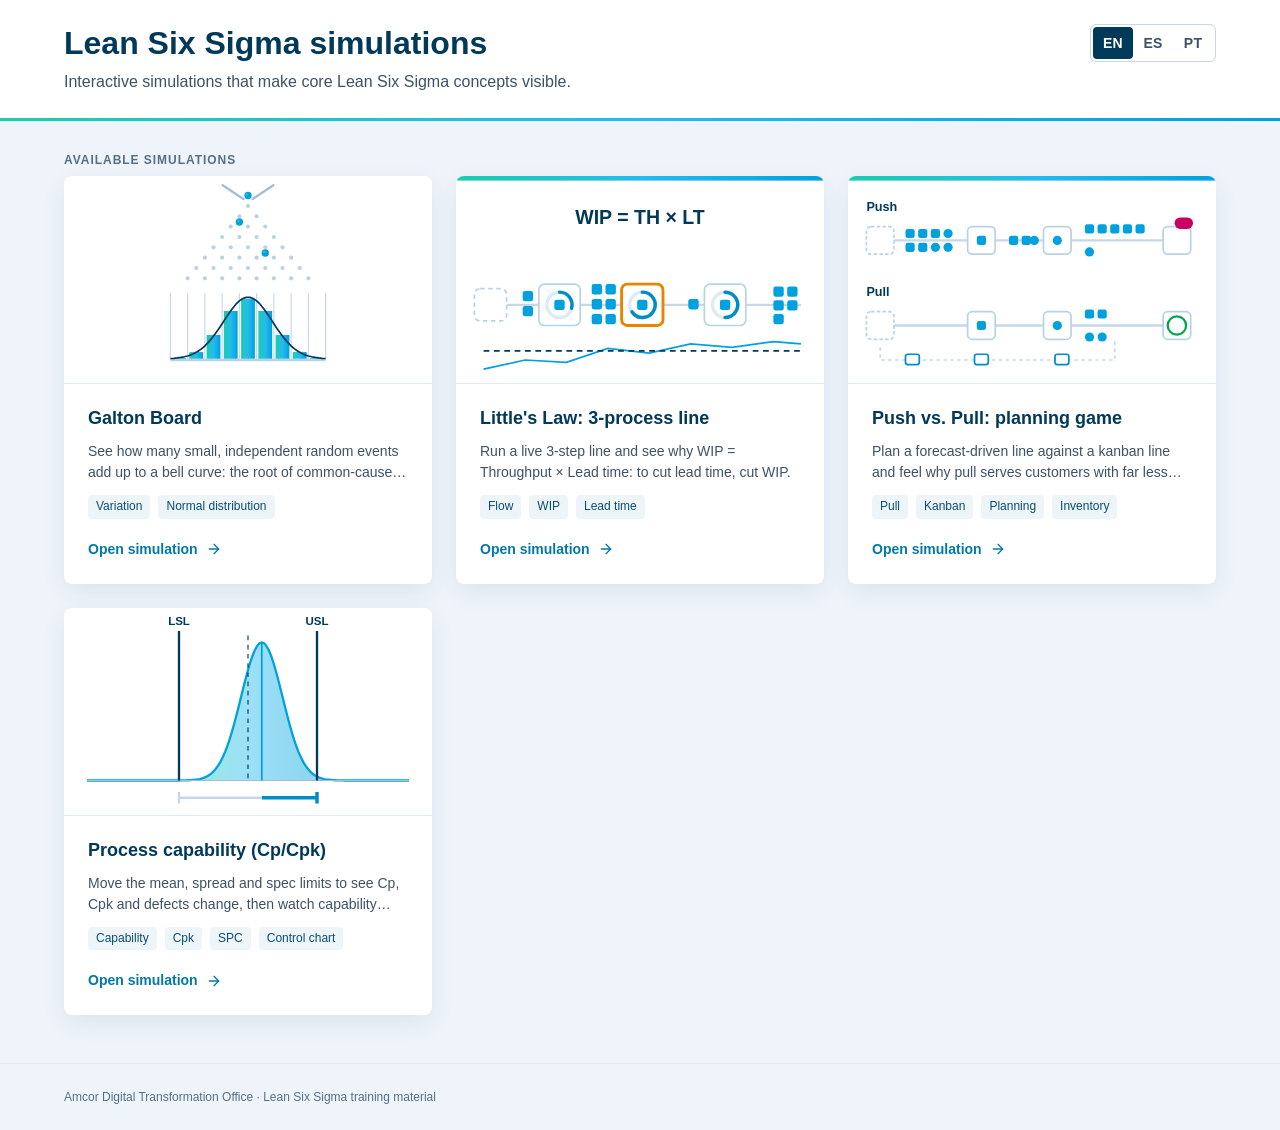
<file: index.html>
<!doctype html>
<html lang="en">
<head>
  <meta charset="utf-8">
  <meta name="viewport" content="width=device-width, initial-scale=1">
  <title data-i18n="hub.pageTitle"></title>
  <link rel="icon" href="data:,">
  <link rel="stylesheet" href="shared/tokens.css">
  <link rel="stylesheet" href="shared/base.css">
</head>
<body>
  <a class="skip-link" href="#main" data-i18n="a11y.skip"></a>
  <header id="site-header"></header>

  <main id="main" class="page container">
    <h2 class="eyebrow" id="sims-heading" data-i18n="home.eyebrow"></h2>
    <ul class="card-grid" id="sim-grid" aria-labelledby="sims-heading"></ul>
  </main>

  <footer id="site-footer"></footer>

  <!-- Classic scripts (not modules) so the site also works opened from disk. Order matters. -->
  <script defer src="shared/config.js"></script>
  <script defer src="shared/i18n.js"></script>
  <script defer src="shared/icons.js"></script>
  <script defer src="shared/header.js"></script>
  <script defer src="simulations/registry.js"></script>
  <script>
    // Runs after the deferred scripts above.
    document.addEventListener('DOMContentLoaded', () => {
      const { initI18n, onLangChange, localize, t, has, updateLinks } = LSS.i18n;
      const { renderHeader, renderFooter } = LSS.header;
      const { icon } = LSS.icons;
      const { liveSimulations } = LSS.registry;
      const grid = document.getElementById('sim-grid');

      const esc = (s) => String(s).replace(/[&<>"']/g, (c) => ({ '&': '&amp;', '<': '&lt;', '>': '&gt;', '"': '&quot;', "'": '&#39;' }[c]));
      const tagLabel = (id) => {
        const key = `tags.${id}`;
        if (has(key)) return t(key);
        const words = id.replace(/[-_]+/g, ' ');
        return words.charAt(0).toUpperCase() + words.slice(1);
      };

      function renderCards() {
        const sims = liveSimulations();
        if (!sims.length) {
          grid.innerHTML = `<li><p>${esc(t('home.empty'))}</p></li>`;
          return;
        }
        grid.innerHTML = sims.map((s) => `
          <li>
            <a class="card sim-card" href="${esc(s.path)}" data-keep-lang data-sim="${esc(s.id)}">
              <div class="sim-card__media"><img src="${esc(s.thumbnail)}" alt="" width="320" height="180"></div>
              <div class="sim-card__body">
                <h3 class="sim-card__title">${esc(localize(s.title))}</h3>
                <p class="sim-card__desc">${esc(localize(s.description))}</p>
                ${s.tags.length ? `<ul class="chips">${s.tags.map((tag) => `<li class="chip">${esc(tagLabel(tag))}</li>`).join('')}</ul>` : ''}
                <span class="sim-card__action">${esc(t('home.open'))}${icon('arrowRight', { size: 16 })}</span>
              </div>
            </a>
          </li>`).join('');
        updateLinks(grid);
      }

      renderHeader({ variant: 'home' });
      renderFooter();
      onLangChange(renderCards);
      initI18n();
    });
  </script>
</body>
</html>
</file>
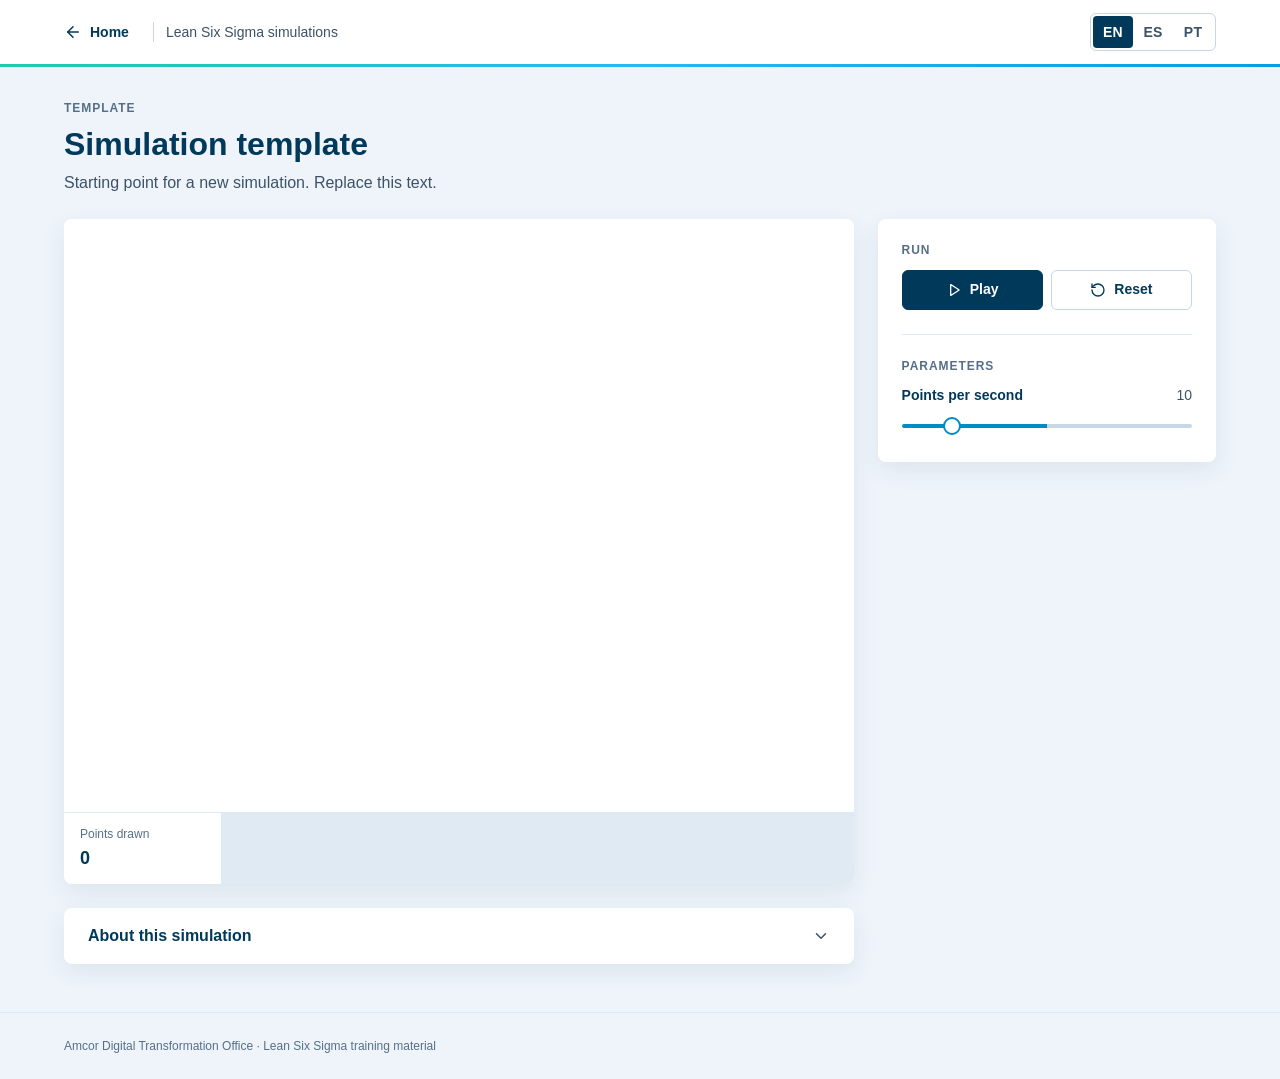
<file: simulations/_template/index.html>
<!doctype html>
<!--
  Simulation template. To start a new simulation:
  1. Copy this folder to simulations/<your-id>/
  2. Rename the "tpl." string prefix in i18n.js and here to your own prefix.
  3. Implement sim.js; add one entry to simulations/registry.js with status "live"
     and path "simulations/<your-id>/index.html".
-->
<html lang="en">
<head>
  <meta charset="utf-8">
  <meta name="viewport" content="width=device-width, initial-scale=1">
  <title data-i18n="tpl.pageTitle"></title>
  <link rel="icon" href="data:,">
  <link rel="stylesheet" href="../../shared/tokens.css">
  <link rel="stylesheet" href="../../shared/base.css">
  <link rel="stylesheet" href="sim.css">
  <!-- Classic scripts (not modules) so the page also works opened from disk. Order matters. -->
  <script defer src="../../shared/config.js"></script>
  <script defer src="../../shared/i18n.js"></script>
  <script defer src="../../shared/icons.js"></script>
  <script defer src="../../shared/motion.js"></script>
  <script defer src="../../shared/header.js"></script>
  <script defer src="i18n.js"></script>
  <script defer src="sim.js"></script>
</head>
<body>
  <a class="skip-link" href="#main" data-i18n="a11y.skip"></a>
  <header id="site-header"></header>

  <main id="main" class="page container">
    <div class="page-intro">
      <p class="eyebrow" data-i18n="tpl.eyebrow"></p>
      <h1 data-i18n="tpl.title"></h1>
      <p class="lead" data-i18n="tpl.lead"></p>
    </div>

    <div class="sim-layout">
      <section class="sim-stage card">
        <div class="stage" id="stage"><canvas id="sim-canvas" role="img" data-i18n-attr="aria-label:tpl.canvasLabel"></canvas></div>
        <dl class="stats">
          <div class="stat"><dt data-i18n="tpl.stat.count"></dt><dd id="stat-count"></dd></div>
        </dl>
        <p class="sr-only" id="live-region" aria-live="polite" aria-atomic="true"></p>
      </section>

      <aside class="sim-controls card control-panel" data-i18n-attr="aria-label:tpl.controlsLabel">
        <div class="control-group">
          <h2 class="eyebrow" data-i18n="tpl.group.run"></h2>
          <div class="btn-row">
            <button type="button" class="btn btn--primary" id="btn-play"></button>
            <button type="button" class="btn" id="btn-reset"></button>
          </div>
        </div>
        <div class="control-group">
          <h2 class="eyebrow" data-i18n="tpl.group.params"></h2>
          <div class="field">
            <div class="field__head">
              <label class="field__label" for="in-rate" data-i18n="tpl.rate"></label>
              <output class="field__value" for="in-rate" id="out-rate"></output>
            </div>
            <input type="range" id="in-rate" min="1" max="60" step="1" value="10">
          </div>
        </div>
      </aside>

      <details class="sim-about card disclosure">
        <summary><span data-i18n="tpl.about.title"></span><span id="about-icon"></span></summary>
        <div class="disclosure__body"><p data-i18n="tpl.about.p1"></p></div>
      </details>
    </div>
  </main>

  <footer id="site-footer"></footer>
</body>
</html>
</file>
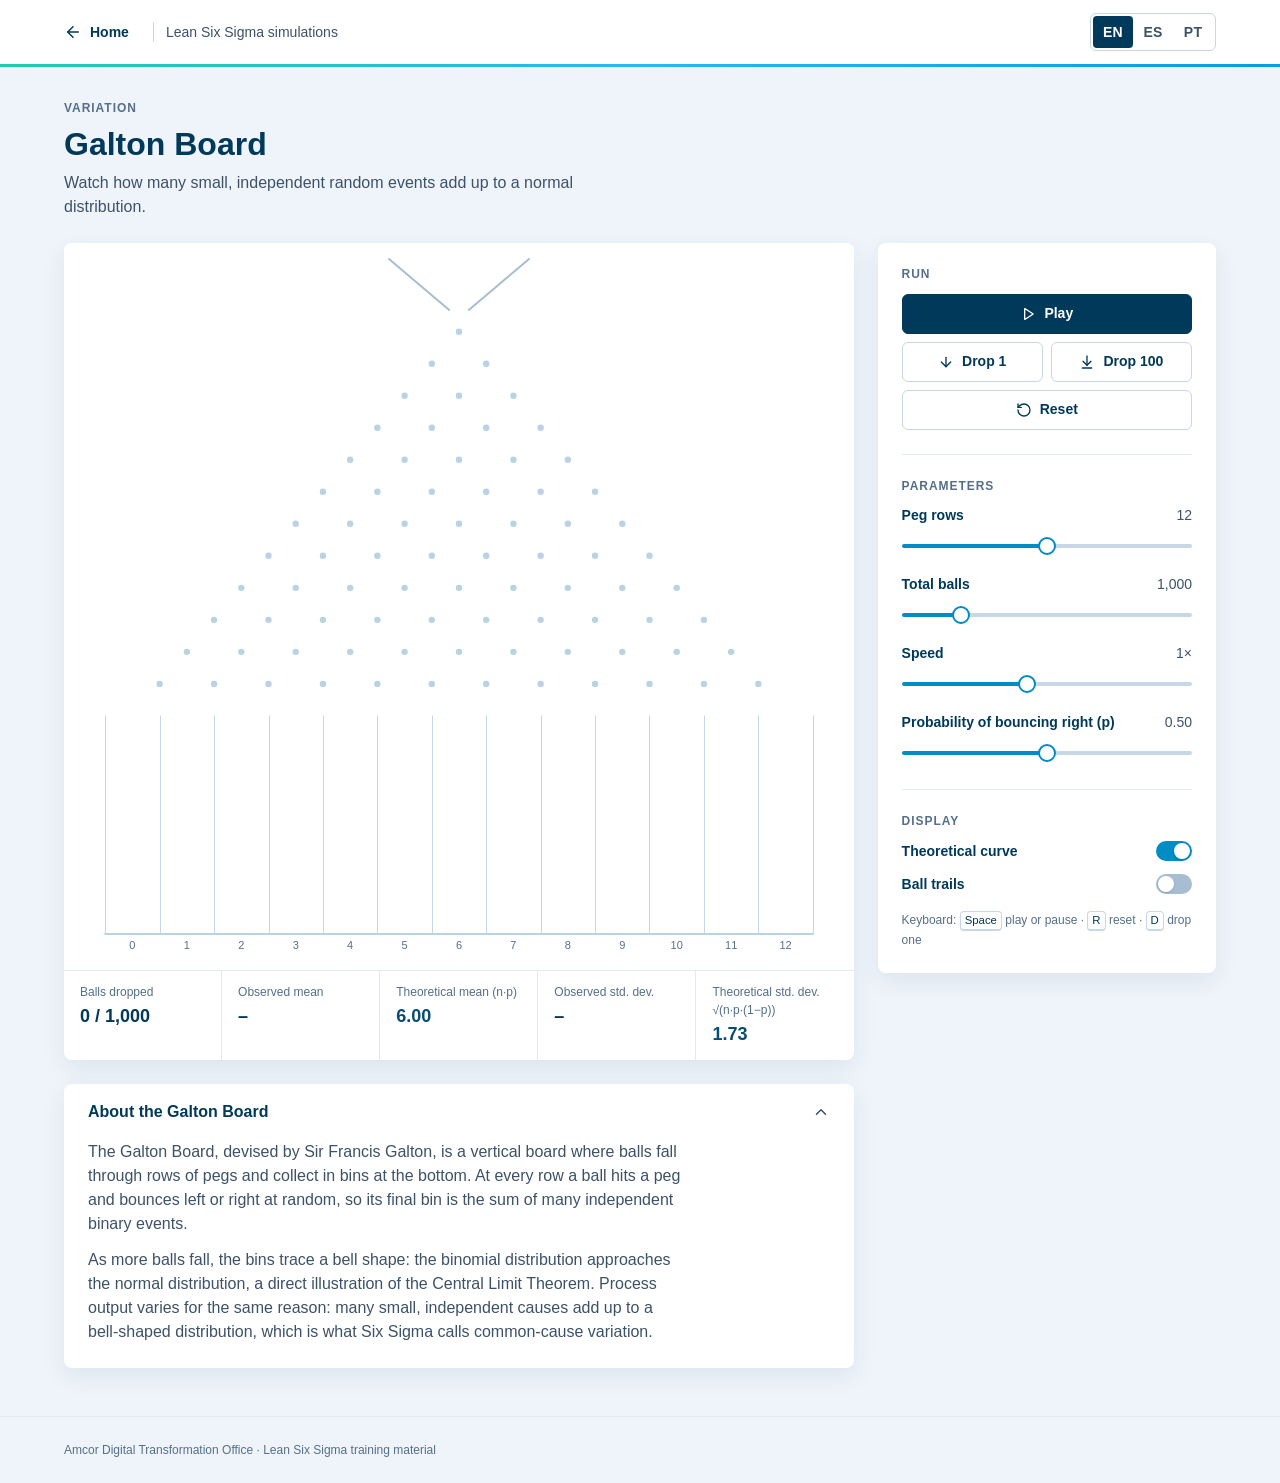
<file: simulations/galton-board/index.html>
<!doctype html>
<html lang="en">
<head>
  <meta charset="utf-8">
  <meta name="viewport" content="width=device-width, initial-scale=1">
  <title data-i18n="galton.pageTitle"></title>
  <link rel="icon" href="data:,">
  <link rel="stylesheet" href="../../shared/tokens.css">
  <link rel="stylesheet" href="../../shared/base.css">
  <link rel="stylesheet" href="galton.css">
  <!-- Classic scripts (not modules) so the page also works opened from disk. Order matters. -->
  <script defer src="../../shared/config.js"></script>
  <script defer src="../../shared/i18n.js"></script>
  <script defer src="../../shared/icons.js"></script>
  <script defer src="../../shared/motion.js"></script>
  <script defer src="../../shared/header.js"></script>
  <script defer src="i18n.js"></script>
  <script defer src="galton.js"></script>
</head>
<body>
  <a class="skip-link" href="#main" data-i18n="a11y.skip"></a>
  <header id="site-header"></header>

  <main id="main" class="page container">
    <div class="page-intro">
      <p class="eyebrow" data-i18n="galton.eyebrow"></p>
      <h1 data-i18n="galton.title"></h1>
      <p class="lead" data-i18n="galton.lead"></p>
    </div>

    <div class="sim-layout">
      <section class="sim-stage card board-card">
        <div class="board" id="board">
          <canvas id="galton-canvas" role="img"></canvas>
        </div>
        <dl class="stats" data-i18n-attr="aria-label:galton.statsLabel">
          <div class="stat"><dt data-i18n="galton.stat.dropped"></dt><dd id="stat-dropped"></dd></div>
          <div class="stat"><dt data-i18n="galton.stat.mean"></dt><dd id="stat-mean"></dd></div>
          <div class="stat stat--theory"><dt data-i18n="galton.stat.tmean"></dt><dd id="stat-tmean"></dd></div>
          <div class="stat"><dt data-i18n="galton.stat.sd"></dt><dd id="stat-sd"></dd></div>
          <div class="stat stat--theory"><dt data-i18n="galton.stat.tsd"></dt><dd id="stat-tsd"></dd></div>
        </dl>
        <p class="sr-only" id="live-region" aria-live="polite" aria-atomic="true"></p>
      </section>

      <aside class="sim-controls card control-panel" data-i18n-attr="aria-label:galton.controlsLabel">
        <div class="control-group">
          <h2 class="eyebrow" data-i18n="galton.group.run"></h2>
          <div class="btn-row">
            <button type="button" class="btn btn--primary btn--span" id="btn-play"></button>
            <button type="button" class="btn" id="btn-drop1"></button>
            <button type="button" class="btn" id="btn-drop100"></button>
            <button type="button" class="btn btn--span" id="btn-reset"></button>
          </div>
        </div>

        <div class="control-group">
          <h2 class="eyebrow" data-i18n="galton.group.params"></h2>
          <div class="field">
            <div class="field__head">
              <label class="field__label" for="in-rows" data-i18n="galton.rows"></label>
              <output class="field__value" for="in-rows" id="out-rows"></output>
            </div>
            <input type="range" id="in-rows" min="4" max="20" step="1" value="12">
          </div>
          <div class="field">
            <div class="field__head">
              <label class="field__label" for="in-total" data-i18n="galton.total"></label>
              <output class="field__value" for="in-total" id="out-total"></output>
            </div>
            <input type="range" id="in-total" min="100" max="5000" step="100" value="1000">
          </div>
          <div class="field">
            <div class="field__head">
              <label class="field__label" for="in-speed" data-i18n="galton.speed"></label>
              <output class="field__value" for="in-speed" id="out-speed"></output>
            </div>
            <input type="range" id="in-speed" min="0" max="7" step="1" value="3">
          </div>
          <div class="field">
            <div class="field__head">
              <label class="field__label" for="in-p" data-i18n="galton.p"></label>
              <output class="field__value" for="in-p" id="out-p"></output>
            </div>
            <input type="range" id="in-p" min="0.1" max="0.9" step="0.05" value="0.5">
          </div>
        </div>

        <div class="control-group">
          <h2 class="eyebrow" data-i18n="galton.group.display"></h2>
          <label class="switch"><span data-i18n="galton.curve"></span><input type="checkbox" role="switch" id="in-curve" checked></label>
          <label class="switch"><span data-i18n="galton.trails"></span><input type="checkbox" role="switch" id="in-trails"></label>
          <p class="hint" id="shortcuts"></p>
        </div>
      </aside>

      <details class="sim-about card disclosure" open>
        <summary><span data-i18n="galton.about.title"></span><span id="about-icon"></span></summary>
        <div class="disclosure__body">
          <p data-i18n="galton.about.p1"></p>
          <p data-i18n="galton.about.p2"></p>
        </div>
      </details>
    </div>
  </main>

  <footer id="site-footer"></footer>
</body>
</html>
</file>
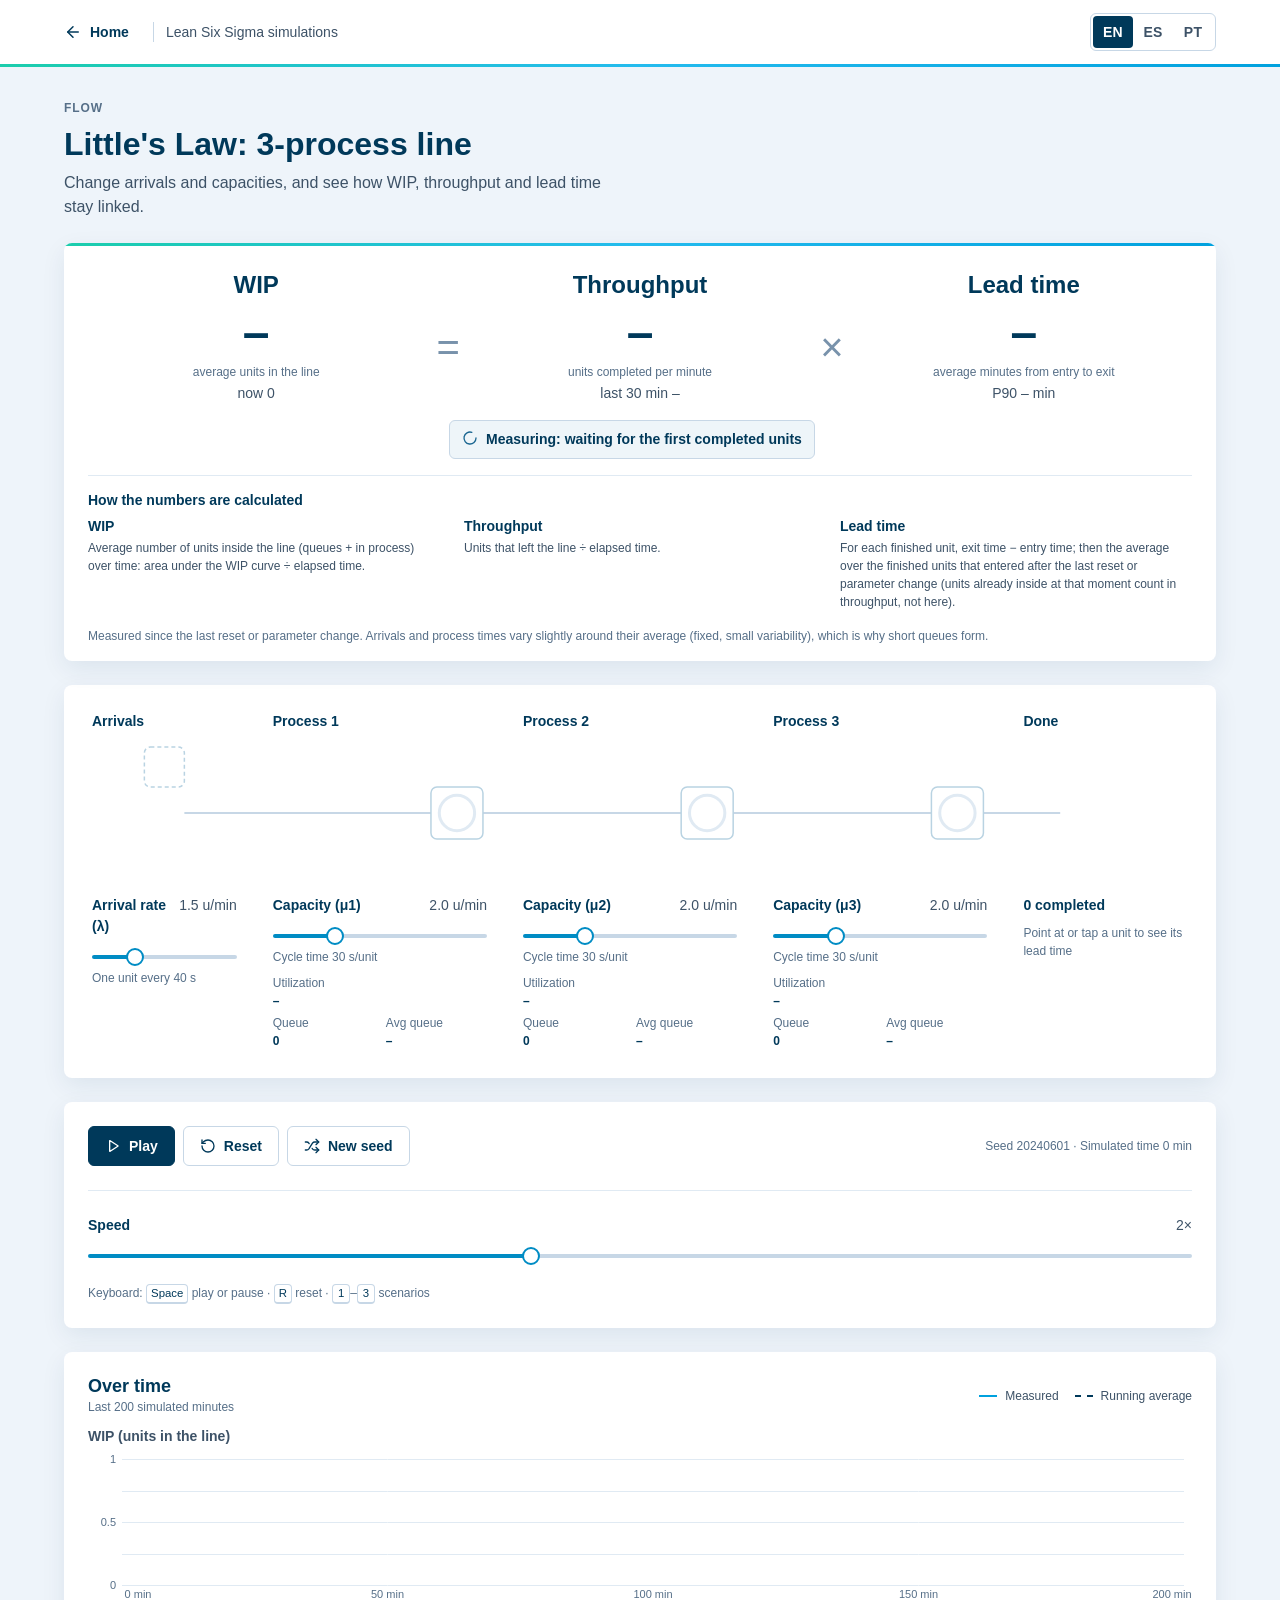
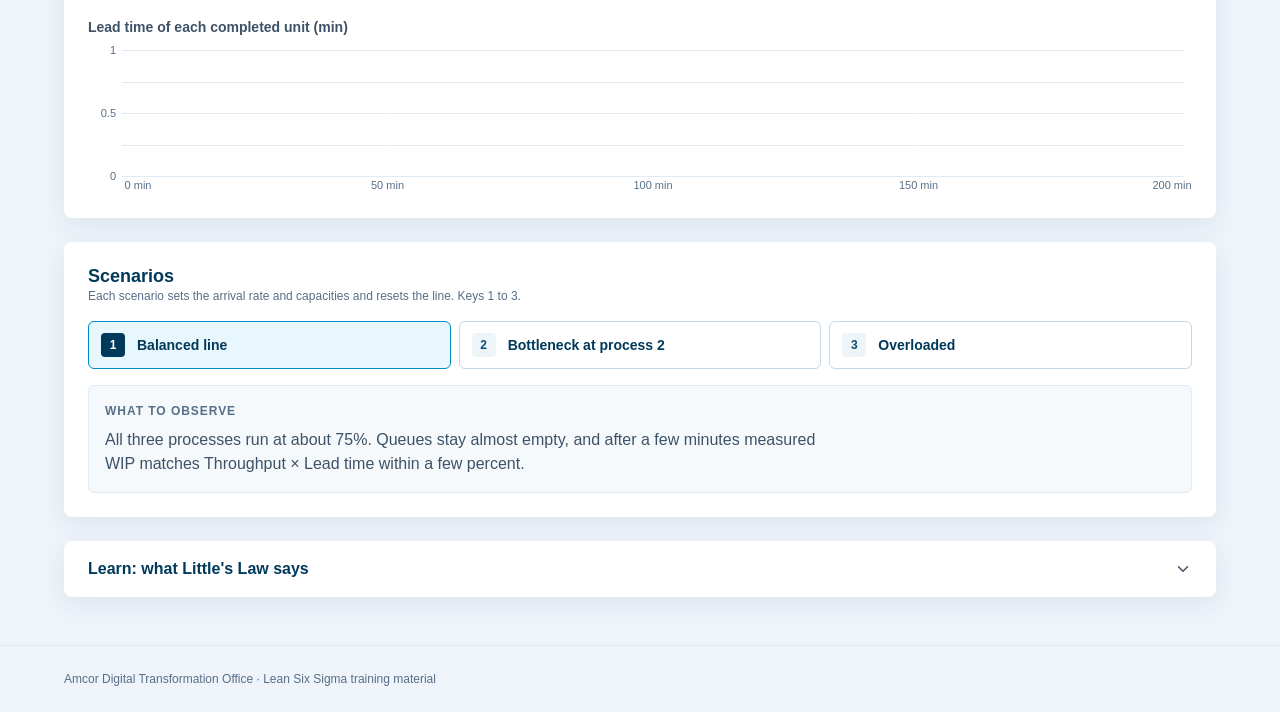
<file: simulations/littles-law/index.html>
<!doctype html>
<html lang="en">
<head>
  <meta charset="utf-8">
  <meta name="viewport" content="width=device-width, initial-scale=1">
  <title data-i18n="ll.pageTitle"></title>
  <link rel="icon" href="data:,">
  <link rel="stylesheet" href="../../shared/tokens.css">
  <link rel="stylesheet" href="../../shared/base.css">
  <link rel="stylesheet" href="littles-law.css">
  <!-- Classic scripts (not modules) so the page also works opened from disk. Order matters. -->
  <script defer src="../../shared/config.js"></script>
  <script defer src="../../shared/i18n.js"></script>
  <script defer src="../../shared/icons.js"></script>
  <script defer src="../../shared/motion.js"></script>
  <script defer src="../../shared/header.js"></script>
  <script defer src="i18n.js"></script>
  <script defer src="../../shared/sim/random.js"></script>
  <script defer src="engine.js"></script>
  <script defer src="littles-law.js"></script>
</head>
<body>
  <a class="skip-link" href="#main" data-i18n="a11y.skip"></a>
  <header id="site-header"></header>

  <main id="main" class="page container ll">
    <div class="page-intro">
      <p class="eyebrow" data-i18n="ll.eyebrow"></p>
      <h1 data-i18n="ll.title"></h1>
      <p class="lead" data-i18n="ll.lead"></p>
    </div>

    <!-- 1. Equation bar -->
    <section class="card eq-card" data-i18n-attr="aria-label:ll.eq.label">
      <div class="eq">
        <div class="eq__term">
          <span class="eq__name" data-i18n="ll.eq.wip"></span>
          <span class="eq__value" id="eq-wip"></span>
          <span class="eq__gloss" data-i18n="ll.eq.wipGloss"></span>
          <span class="eq__sub" id="eq-wip-sub"></span>
        </div>
        <span class="eq__op" aria-hidden="true">=</span>
        <div class="eq__term">
          <span class="eq__name" data-i18n="ll.eq.th"></span>
          <span class="eq__value" id="eq-th"></span>
          <span class="eq__gloss" data-i18n="ll.eq.thGloss"></span>
          <span class="eq__sub" id="eq-th-sub"></span>
        </div>
        <span class="eq__op" aria-hidden="true">×</span>
        <div class="eq__term">
          <span class="eq__name" data-i18n="ll.eq.lt"></span>
          <span class="eq__value" id="eq-lt"></span>
          <span class="eq__gloss" data-i18n="ll.eq.ltGloss"></span>
          <span class="eq__sub" id="eq-lt-sub"></span>
        </div>
      </div>
      <div class="eq__foot">
        <p class="status-chip" id="eq-chip" data-state="stabilizing"><span class="status-chip__icon" id="eq-chip-icon"></span><span id="eq-chip-text"></span></p>
        <p class="eq__product" id="eq-product"></p>
      </div>
      <div class="calc">
        <h2 class="calc__title" data-i18n="ll.calc.title"></h2>
        <dl class="calc__list">
          <div><dt data-i18n="ll.eq.wip"></dt><dd><span data-i18n="ll.calc.wipRule"></span><span class="calc__live" id="calc-wip"></span></dd></div>
          <div><dt data-i18n="ll.eq.th"></dt><dd><span data-i18n="ll.calc.thRule"></span><span class="calc__live" id="calc-th"></span></dd></div>
          <div><dt data-i18n="ll.eq.lt"></dt><dd><span data-i18n="ll.calc.ltRule"></span><span class="calc__live" id="calc-lt"></span></dd></div>
        </dl>
        <p class="eq__note" data-i18n="ll.calc.note"></p>
      </div>
      <p class="sr-only" id="live-region" aria-live="polite" aria-atomic="true"></p>
    </section>

    <!-- 2. Flow line -->
    <section class="card flow-card" data-i18n-attr="aria-label:ll.flow.label">
      <div class="flow" id="flow">
        <canvas class="flow__canvas" id="flow-canvas" role="img"></canvas>

        <div class="node node--source">
          <div class="node__head"><h2 class="node__title" data-i18n="ll.node.arrivals"></h2></div>
          <div class="node__visual" data-anchor="source"></div>
          <div class="node__controls">
            <div class="field">
              <div class="field__head">
                <label class="field__label" for="in-lambda" data-i18n="ll.lambda"></label>
                <output class="field__value" for="in-lambda" id="out-lambda"></output>
              </div>
              <input type="range" id="in-lambda" min="0.2" max="5" step="0.1" value="1.5">
              <p class="node__hint" id="lambda-interval"></p>
            </div>
          </div>
        </div>

        <div class="node node--process" data-index="0">
          <div class="node__head"><h2 class="node__title" data-i18n-process="1"></h2><span class="bottleneck-badge" hidden><span data-i18n="ll.node.bottleneck"></span></span></div>
          <div class="node__visual" data-anchor="p0"></div>
          <div class="node__controls"></div>
        </div>
        <div class="node node--process" data-index="1">
          <div class="node__head"><h2 class="node__title" data-i18n-process="2"></h2><span class="bottleneck-badge" hidden><span data-i18n="ll.node.bottleneck"></span></span></div>
          <div class="node__visual" data-anchor="p1"></div>
          <div class="node__controls"></div>
        </div>
        <div class="node node--process" data-index="2">
          <div class="node__head"><h2 class="node__title" data-i18n-process="3"></h2><span class="bottleneck-badge" hidden><span data-i18n="ll.node.bottleneck"></span></span></div>
          <div class="node__visual" data-anchor="p2"></div>
          <div class="node__controls"></div>
        </div>

        <div class="node node--sink">
          <div class="node__head"><h2 class="node__title" data-i18n="ll.node.done"></h2></div>
          <div class="node__visual node__visual--sink" data-anchor="sink" tabindex="0" data-i18n-attr="aria-label:ll.node.sinkHint"></div>
          <div class="node__controls">
            <p class="node__count" id="done-count"></p>
            <p class="node__hint" data-i18n="ll.node.sinkHint"></p>
          </div>
          <div class="sink-tip" id="sink-tip" role="status" hidden></div>
        </div>
      </div>
    </section>

    <!-- 3. Controls -->
    <section class="card control-panel ll-controls" data-i18n-attr="aria-label:ll.controlsLabel">
      <div class="ll-controls__run">
        <button type="button" class="btn btn--primary" id="btn-play"></button>
        <button type="button" class="btn" id="btn-reset"></button>
        <button type="button" class="btn" id="btn-seed"></button>
        <p class="ll-controls__meta"><span id="seed-label"></span><span aria-hidden="true"> · </span><span id="clock-label"></span></p>
      </div>
      <div class="ll-controls__grid">
        <div class="field">
          <div class="field__head">
            <label class="field__label" for="in-speed" data-i18n="ll.speed"></label>
            <output class="field__value" for="in-speed" id="out-speed"></output>
          </div>
          <input type="range" id="in-speed" min="0" max="5" step="1" value="2">
        </div>
      </div>
      <p class="hint" id="shortcuts"></p>
    </section>

    <!-- 4. Charts -->
    <section class="card charts-card" aria-labelledby="charts-title">
      <div class="charts-card__head">
        <div>
          <h2 class="charts-card__title" id="charts-title" data-i18n="ll.charts.title"></h2>
          <p class="node__hint" data-i18n="ll.charts.range"></p>
        </div>
        <ul class="legend">
          <li><span class="legend__swatch legend__swatch--series" aria-hidden="true"></span><span data-i18n="ll.charts.current"></span></li>
          <li><span class="legend__swatch legend__swatch--avg" aria-hidden="true"></span><span data-i18n="ll.charts.avg"></span></li>
        </ul>
      </div>
      <div class="chart">
        <h3 class="chart__title" data-i18n="ll.charts.wip"></h3>
        <canvas class="chart__canvas" id="chart-wip" role="img"></canvas>
      </div>
      <div class="chart">
        <h3 class="chart__title" data-i18n="ll.charts.lt"></h3>
        <canvas class="chart__canvas" id="chart-lt" role="img"></canvas>
      </div>
    </section>

    <!-- 5. Scenarios -->
    <section class="card scen-card" aria-labelledby="scen-title">
      <h2 class="charts-card__title" id="scen-title" data-i18n="ll.scen.title"></h2>
      <p class="node__hint" data-i18n="ll.scen.hint"></p>
      <div class="scen-list" id="scen-list" role="group" aria-labelledby="scen-title"></div>
      <div class="scen-observe" id="scen-observe">
        <p class="eyebrow" data-i18n="ll.scen.observe"></p>
        <p id="scen-observe-text"></p>
      </div>
    </section>

    <!-- 6. Learn -->
    <details class="card disclosure">
      <summary><span data-i18n="ll.learn.title"></span><span id="learn-icon"></span></summary>
      <div class="disclosure__body">
        <p data-i18n="ll.learn.p1"></p>
        <p data-i18n="ll.learn.p2"></p>
        <p data-i18n="ll.learn.p3"></p>
      </div>
    </details>
  </main>

  <footer id="site-footer"></footer>
</body>
</html>
</file>
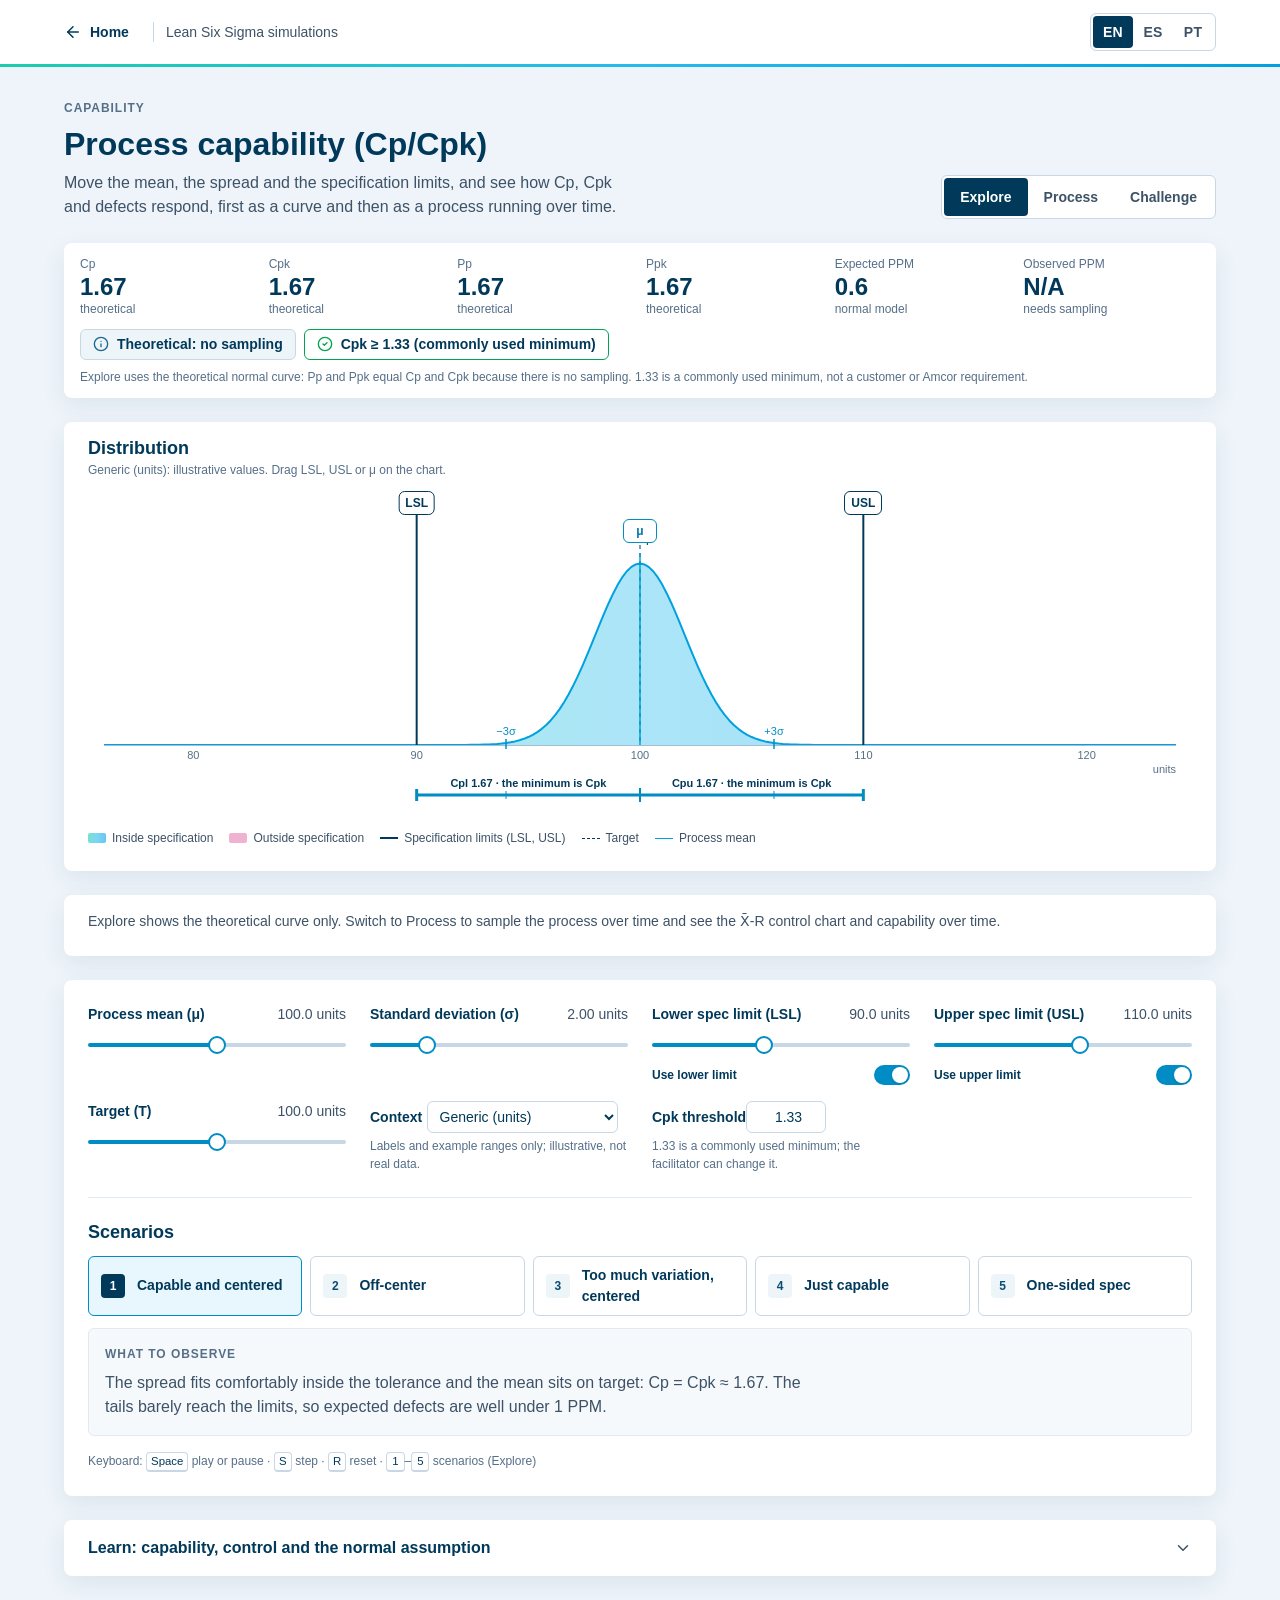
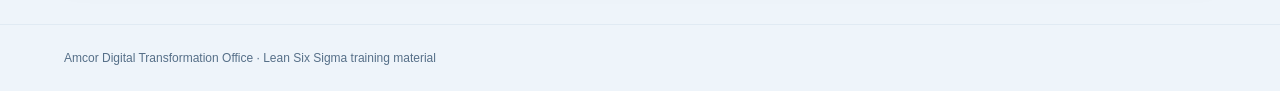
<file: simulations/process-capability/index.html>
<!doctype html>
<html lang="en">
<head>
  <meta charset="utf-8">
  <meta name="viewport" content="width=device-width, initial-scale=1">
  <title data-i18n="pc.pageTitle"></title>
  <link rel="icon" href="data:,">
  <link rel="stylesheet" href="../../shared/tokens.css">
  <link rel="stylesheet" href="../../shared/base.css">
  <link rel="stylesheet" href="capability.css">
  <!-- Classic scripts (not modules) so the page also works opened from disk. Order matters. -->
  <script defer src="../../shared/config.js"></script>
  <script defer src="../../shared/i18n.js"></script>
  <script defer src="../../shared/icons.js"></script>
  <script defer src="../../shared/motion.js"></script>
  <script defer src="../../shared/header.js"></script>
  <script defer src="../../shared/sim/random.js"></script>
  <script defer src="../../shared/sim/chart.js"></script>
  <script defer src="i18n.js"></script>
  <script defer src="spc.js"></script>
  <script defer src="engine.js"></script>
  <script defer src="challenge.js"></script>
  <script defer src="capability.js"></script>
</head>
<body>
  <a class="skip-link" href="#main" data-i18n="a11y.skip"></a>
  <header id="site-header"></header>

  <main id="main" class="page container pc">
    <div class="pc-intro">
      <div class="page-intro">
        <p class="eyebrow" data-i18n="pc.eyebrow"></p>
        <h1 data-i18n="pc.title"></h1>
        <p class="lead" data-i18n="pc.lead"></p>
      </div>
      <div class="segmented pc-modes" role="group" data-i18n-attr="aria-label:pc.mode.label">
        <button type="button" class="segmented__btn" data-mode="explore" data-i18n="pc.mode.explore"></button>
        <button type="button" class="segmented__btn" data-mode="process" data-i18n="pc.mode.process"></button>
        <button type="button" class="segmented__btn" data-mode="challenge" data-i18n="pc.mode.challenge"></button>
      </div>
    </div>

    <!-- KPI strip -->
    <section class="card kpi-strip" id="kpis" data-i18n-attr="aria-label:pc.kpi.label">
      <dl class="kpi-strip__list" id="kpi-list"></dl>
      <div class="kpi-strip__chips">
        <p class="status-chip" id="state-chip"><span class="status-chip__icon" id="state-icon"></span><span id="state-text"></span></p>
        <p class="status-chip" id="band-chip"><span class="status-chip__icon" id="band-icon"></span><span id="band-text"></span></p>
      </div>
      <p class="kpi-strip__note" id="kpi-note"></p>
      <p class="sr-only" id="live-region" aria-live="polite" aria-atomic="true"></p>
    </section>

    <!-- View A: distribution -->
    <section class="card view" aria-labelledby="dist-title">
      <div class="view__head">
        <div>
          <h2 class="view__title" id="dist-title" data-i18n="pc.dist.title"></h2>
          <p class="view__hint" id="dist-hint"></p>
        </div>
        <div class="field view__select" id="hist-field" hidden>
          <label class="field__label" for="hist-window" data-i18n="pc.dist.window"></label>
          <select id="hist-window" class="pc-select">
            <option value="100" data-i18n="pc.dist.last100"></option>
            <option value="500" data-i18n="pc.dist.last500"></option>
            <option value="all" data-i18n="pc.dist.all"></option>
          </select>
        </div>
      </div>
      <div class="dist" id="dist">
        <canvas class="dist__canvas" id="dist-canvas" role="img"></canvas>
        <button type="button" class="handle" id="handle-lsl" role="slider" data-key="lsl"></button>
        <button type="button" class="handle handle--mu" id="handle-mu" role="slider" data-key="mu"></button>
        <button type="button" class="handle" id="handle-usl" role="slider" data-key="usl"></button>
      </div>
      <ul class="legend" id="dist-legend"></ul>
    </section>

    <!-- Explore placeholder for views B and C -->
    <section class="card view view--placeholder" id="explore-note">
      <p data-i18n="pc.explore.note"></p>
    </section>

    <!-- View B: X̄-R chart -->
    <section class="card view" id="view-spc" aria-labelledby="spc-title">
      <div class="view__head">
        <div>
          <h2 class="view__title" id="spc-title" data-i18n="pc.spc.title"></h2>
          <p class="view__hint" id="spc-hint"></p>
        </div>
        <div class="spc-tools">
          <label class="switch"><span data-i18n="pc.spc.showSpecs"></span><input type="checkbox" role="switch" id="show-specs"></label>
          <button type="button" class="btn" id="btn-recalc"></button>
        </div>
      </div>
      <div class="spc-rules" role="group" aria-labelledby="rules-label">
        <span class="field__label" id="rules-label" data-i18n="pc.spc.rules"></span>
        <label class="rule-toggle"><input type="checkbox" data-rule="1" checked><span data-i18n="pc.rule.1short"></span></label>
        <label class="rule-toggle"><input type="checkbox" data-rule="2" checked><span data-i18n="pc.rule.2short"></span></label>
        <label class="rule-toggle"><input type="checkbox" data-rule="3" checked><span data-i18n="pc.rule.3short"></span></label>
        <label class="rule-toggle"><input type="checkbox" data-rule="4" checked><span data-i18n="pc.rule.4short"></span></label>
      </div>
      <div class="chart-box">
        <h3 class="chart-box__title" data-i18n="pc.spc.xbar"></h3>
        <canvas class="spc-canvas" id="xbar-canvas" role="img"></canvas>
      </div>
      <div class="chart-box">
        <h3 class="chart-box__title" data-i18n="pc.spc.r"></h3>
        <canvas class="spc-canvas spc-canvas--r" id="r-canvas" role="img"></canvas>
      </div>
      <p class="spec-note" id="spec-note" data-i18n="pc.spc.specNote" hidden></p>
      <div class="signals">
        <p class="field__label" data-i18n="pc.spc.signals"></p>
        <ul class="signals__list" id="signals"></ul>
      </div>
      <div class="pc-tip" id="pc-tip" role="status" hidden></div>
    </section>

    <!-- View C: capability over time -->
    <section class="card view" id="view-rolling" aria-labelledby="roll-title">
      <div class="view__head">
        <div>
          <h2 class="view__title" id="roll-title" data-i18n="pc.roll.title"></h2>
          <p class="view__hint" id="roll-hint"></p>
        </div>
      </div>
      <canvas class="roll-canvas" id="roll-canvas" role="img"></canvas>
    </section>

    <!-- Controls -->
    <section class="card pc-panel" id="params-panel" data-i18n-attr="aria-label:pc.params.label">
      <div class="pc-run" id="run-row">
        <button type="button" class="btn btn--primary" id="btn-play"></button>
        <button type="button" class="btn" id="btn-step"></button>
        <button type="button" class="btn" id="btn-reset"></button>
        <button type="button" class="btn" id="btn-seed"></button>
        <p class="pc-meta" id="seed-label"></p>
      </div>
      <div class="pc-grid" id="param-grid"></div>
      <div class="pc-events" id="events-row">
        <p class="eyebrow" id="events-label" data-i18n="pc.events.title"></p>
        <div class="pc-events__btns" role="group" aria-labelledby="events-label">
          <button type="button" class="btn" data-event="shift" data-i18n="pc.events.shift"></button>
          <button type="button" class="btn" data-event="drift" data-i18n="pc.events.drift"></button>
          <button type="button" class="btn" data-event="variation" data-i18n="pc.events.variation"></button>
          <button type="button" class="btn" data-event="outliers" data-i18n="pc.events.outliers"></button>
          <button type="button" class="btn" data-event="baseline" data-i18n="pc.events.baseline"></button>
        </div>
        <label class="switch pc-predict-toggle"><span data-i18n="pc.predict.toggle"></span><input type="checkbox" role="switch" id="predict-on" checked></label>
        <div class="predict" id="predict" hidden></div>
      </div>
      <div class="pc-presets" id="presets-row">
        <h2 class="section-title" id="presets-title" data-i18n="pc.presets.title"></h2>
        <div class="preset-list" id="preset-list" role="group" aria-labelledby="presets-title"></div>
        <div class="preset-observe"><p class="eyebrow" data-i18n="pc.presets.observe"></p><p id="preset-text"></p></div>
      </div>
      <p class="hint" id="shortcuts"></p>
    </section>

    <section class="card pc-panel" id="challenge-panel" data-i18n-attr="aria-label:pc.challenge.label" hidden></section>

    <details class="card disclosure">
      <summary><span data-i18n="pc.learn.title"></span><span id="learn-icon"></span></summary>
      <div class="disclosure__body">
        <p data-i18n="pc.learn.p1"></p>
        <p data-i18n="pc.learn.p2"></p>
        <p data-i18n="pc.learn.p3"></p>
        <p data-i18n="pc.learn.p4"></p>
        <p><a class="pc-link" data-keep-lang href="../galton-board/index.html" data-i18n="pc.learn.link"></a></p>
      </div>
    </details>
  </main>

  <footer id="site-footer"></footer>
</body>
</html>
</file>
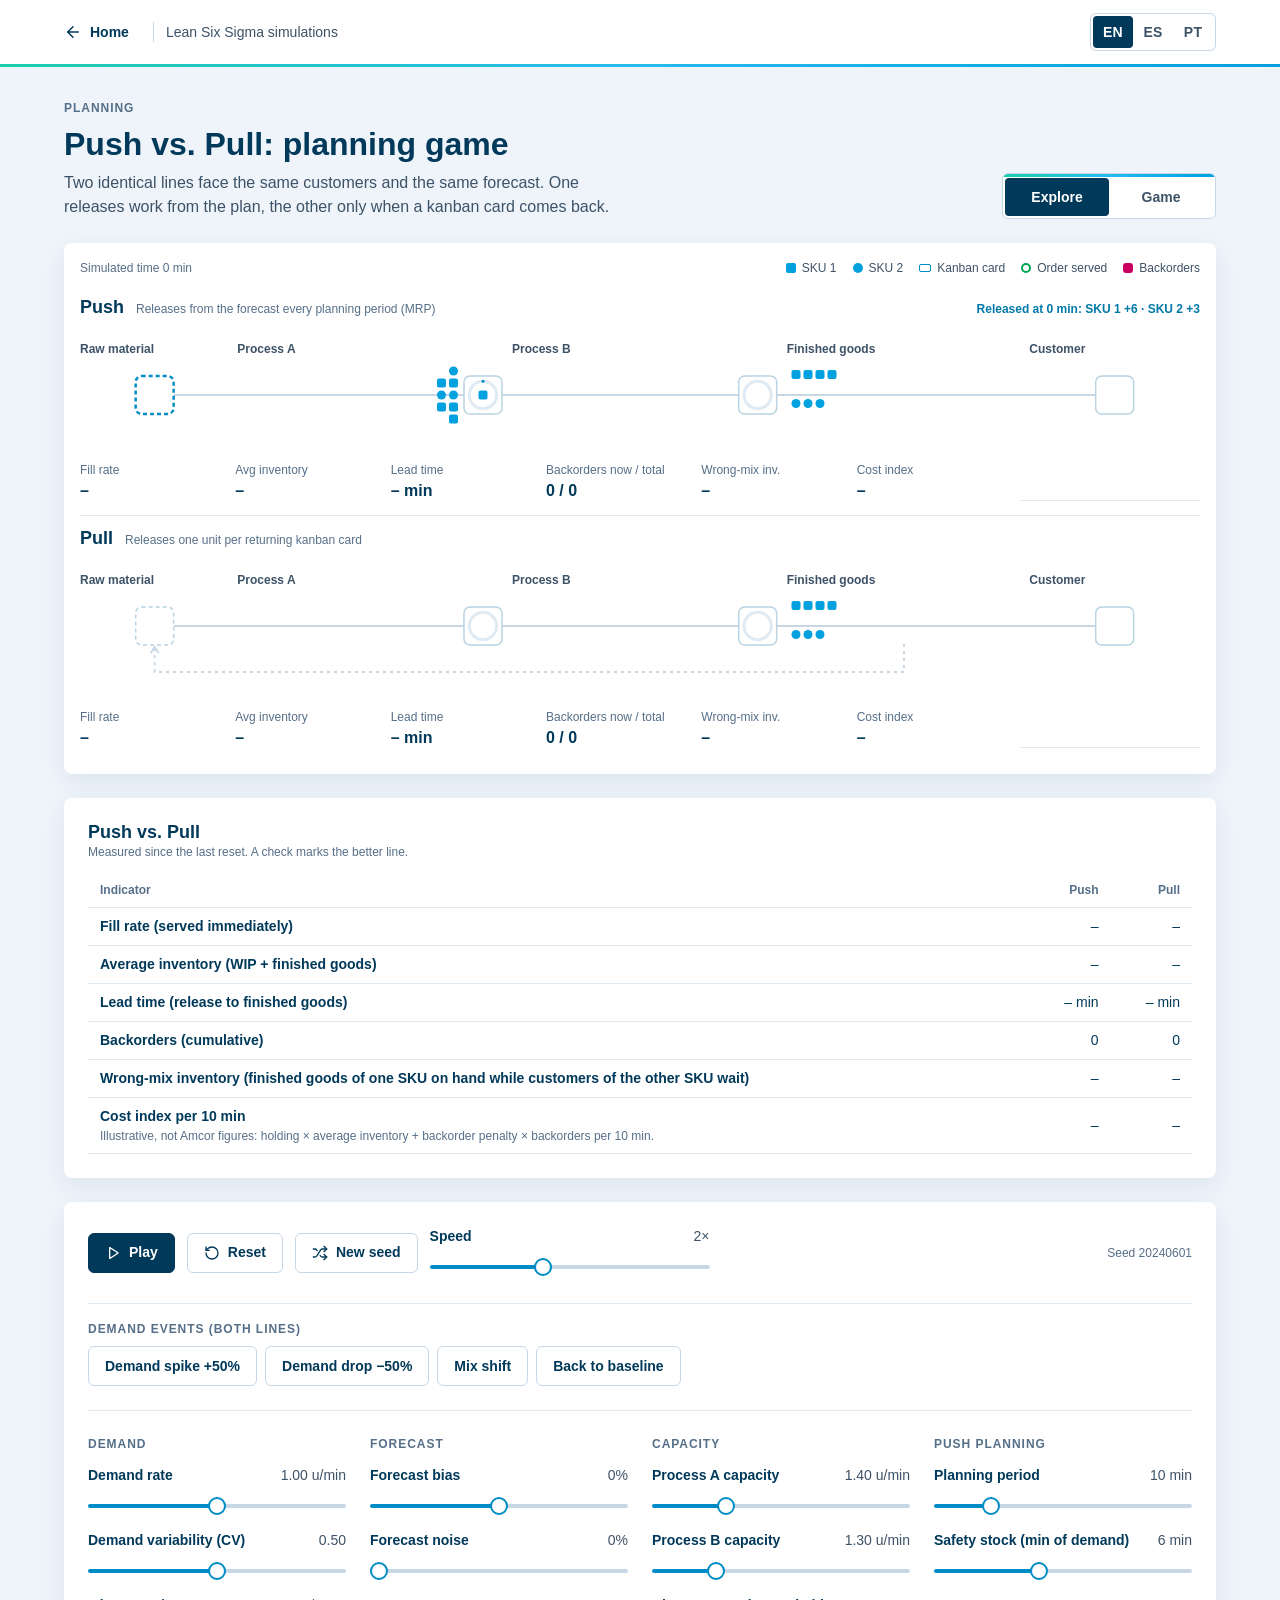
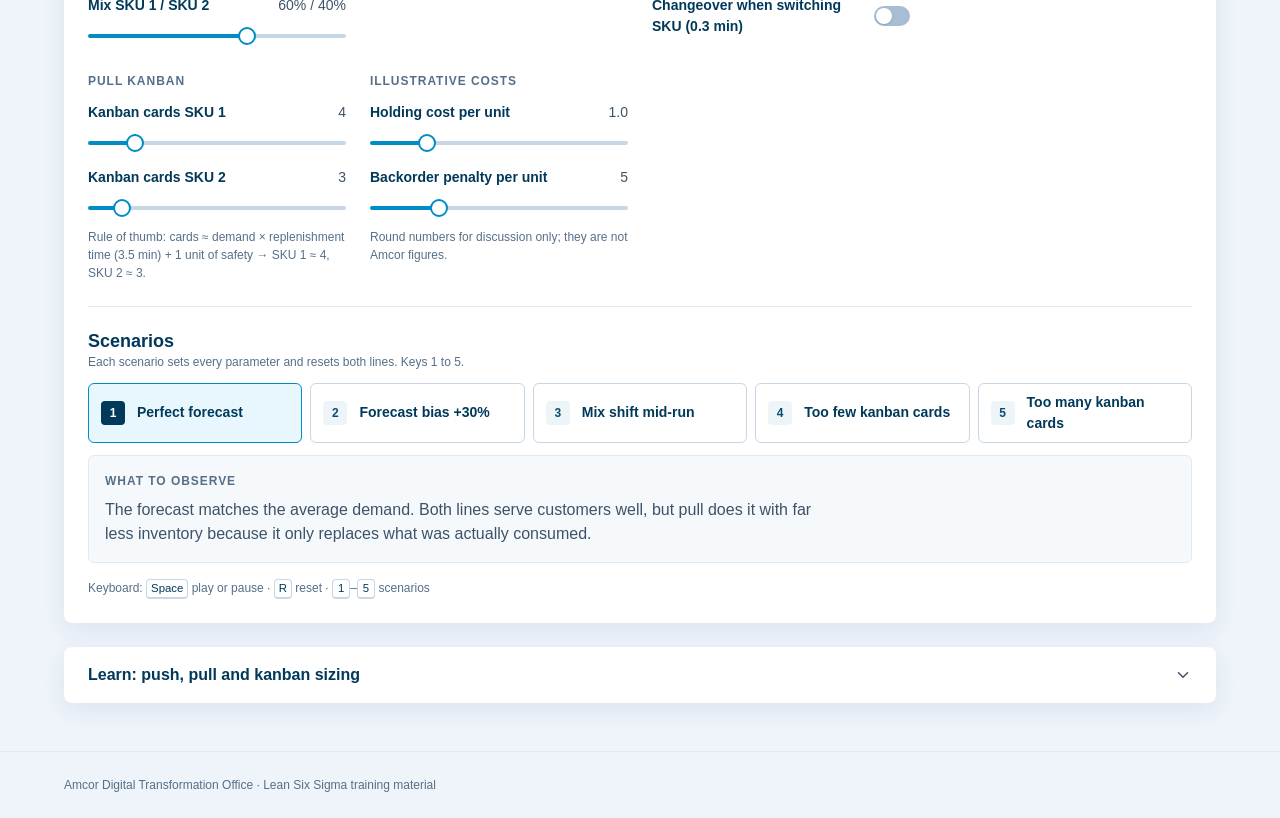
<file: simulations/push-pull/index.html>
<!doctype html>
<html lang="en">
<head>
  <meta charset="utf-8">
  <meta name="viewport" content="width=device-width, initial-scale=1">
  <title data-i18n="pp.pageTitle"></title>
  <link rel="icon" href="data:,">
  <link rel="stylesheet" href="../../shared/tokens.css">
  <link rel="stylesheet" href="../../shared/base.css">
  <link rel="stylesheet" href="push-pull.css">
  <!-- Classic scripts (not modules) so the page also works opened from disk. Order matters. -->
  <script defer src="../../shared/config.js"></script>
  <script defer src="../../shared/i18n.js"></script>
  <script defer src="../../shared/icons.js"></script>
  <script defer src="../../shared/motion.js"></script>
  <script defer src="../../shared/header.js"></script>
  <script defer src="../../shared/sim/random.js"></script>
  <script defer src="i18n.js"></script>
  <script defer src="engine.js"></script>
  <script defer src="game.js"></script>
  <script defer src="push-pull.js"></script>
</head>
<body>
  <a class="skip-link" href="#main" data-i18n="a11y.skip"></a>
  <header id="site-header"></header>

  <main id="main" class="page container pp">
    <div class="pp-intro">
      <div class="page-intro">
        <p class="eyebrow" data-i18n="pp.eyebrow"></p>
        <h1 data-i18n="pp.title"></h1>
        <p class="lead" data-i18n="pp.lead"></p>
      </div>
      <div class="mode-switch" role="group" data-i18n-attr="aria-label:pp.mode.label">
        <button type="button" class="mode-switch__btn" data-mode="explore" data-i18n="pp.mode.explore"></button>
        <button type="button" class="mode-switch__btn" data-mode="game" data-i18n="pp.mode.game"></button>
      </div>
    </div>

    <!-- Lanes -->
    <section class="card lanes-card" data-i18n-attr="aria-label:pp.lanes.label">
      <div class="lanes-card__top">
        <p class="pp-clock" id="clock"></p>
        <ul class="pp-legend" id="legend"></ul>
      </div>
      <div class="lane" id="lane-push" data-line="push"></div>
      <div class="lane" id="lane-pull" data-line="pull"></div>
      <p class="sr-only" id="live-region" aria-live="polite" aria-atomic="true"></p>
    </section>

    <!-- Comparison -->
    <section class="card compare-card" aria-labelledby="compare-title">
      <h2 class="section-title" id="compare-title" data-i18n="pp.compare.title"></h2>
      <p class="node-hint" id="compare-note" data-i18n="pp.compare.note"></p>
      <div class="compare-wrap"><table class="compare" id="compare"></table></div>
    </section>

    <!-- Explore mode -->
    <section class="card pp-panel" id="explore-panel" data-i18n-attr="aria-label:pp.explore.label">
      <div class="pp-run">
        <button type="button" class="btn btn--primary" id="btn-play"></button>
        <button type="button" class="btn" id="btn-reset"></button>
        <button type="button" class="btn" id="btn-seed"></button>
        <div class="field pp-speed">
          <div class="field__head">
            <label class="field__label" for="in-speed" data-i18n="pp.speed"></label>
            <output class="field__value" for="in-speed" id="out-speed"></output>
          </div>
          <input type="range" id="in-speed" min="0" max="5" step="1" value="2">
        </div>
        <p class="pp-meta" id="seed-label"></p>
      </div>

      <div class="pp-events">
        <p class="eyebrow" id="events-label" data-i18n="pp.events.title"></p>
        <div class="pp-events__btns" role="group" aria-labelledby="events-label">
          <button type="button" class="btn" data-event="spike" data-i18n="pp.events.spike"></button>
          <button type="button" class="btn" data-event="drop" data-i18n="pp.events.drop"></button>
          <button type="button" class="btn" data-event="mix" data-i18n="pp.events.mix"></button>
          <button type="button" class="btn" data-event="baseline" data-i18n="pp.events.baseline"></button>
        </div>
      </div>

      <div class="pp-params" id="params"></div>

      <div class="pp-presets">
        <h2 class="section-title" id="presets-title" data-i18n="pp.presets.title"></h2>
        <p class="node-hint" data-i18n="pp.presets.hint"></p>
        <div class="preset-list" id="preset-list" role="group" aria-labelledby="presets-title"></div>
        <div class="preset-observe">
          <p class="eyebrow" data-i18n="pp.presets.observe"></p>
          <p id="preset-text"></p>
        </div>
      </div>
      <p class="hint" id="shortcuts"></p>
    </section>

    <!-- Game mode -->
    <section class="card pp-panel" id="game-panel" data-i18n-attr="aria-label:pp.game.label" hidden></section>

    <!-- Learn -->
    <details class="card disclosure">
      <summary><span data-i18n="pp.learn.title"></span><span id="learn-icon"></span></summary>
      <div class="disclosure__body">
        <p data-i18n="pp.learn.p1"></p>
        <p data-i18n="pp.learn.p2"></p>
        <p data-i18n="pp.learn.p3"></p>
        <p><a class="pp-link" data-keep-lang href="../littles-law/index.html" data-i18n="pp.learn.link"></a></p>
      </div>
    </details>
  </main>

  <footer id="site-footer"></footer>
</body>
</html>
</file>
<file: shared/tokens.css>
/*
 * Amcor design tokens — single source of truth.
 * Every color, radius, shadow and motion value used by the hub and its
 * simulations comes from here. Canvas code reads these via getComputedStyle.
 */
:root {
  /* Brand */
  --amcor-navy: #00395A;
  --amcor-cyan: #00A1DE;
  --amcor-teal: #1BCDAC;
  --amcor-green: #00A551;
  --amcor-gradient-stop: #24BBEE;

  /* Navy ramp */
  --navy-900: #001d2f;
  --navy-800: #002d47;
  --navy-700: #00395A;
  --navy-600: #0a4d72;
  --navy-500: #1a6691;
  --navy-200: #b9d3e2;
  --navy-100: #dcebf3;
  --navy-050: #eef5f9;

  /* Cyan ramp */
  --cyan-700: #0079a8;
  --cyan-600: #008cc4;
  --cyan-500: #00A1DE;
  --cyan-300: #6cccef;
  --cyan-100: #cdeefb;
  --cyan-050: #e8f7fd;

  /* Blue-tinted neutrals */
  --neutral-0: #ffffff;
  --neutral-25: #f6f9fc;
  --neutral-50: #eef4fa;
  --neutral-100: #e0eaf3;
  --neutral-200: #c7d7e6;
  --neutral-300: #a6bdd2;
  --neutral-400: #7892ab;
  --neutral-500: #566f88;
  --neutral-600: #3d5267;
  --neutral-700: #2a3d4f;

  /* Signature gradient — accents only, never behind body text */
  --gradient-signature: linear-gradient(90deg, #1BCDAC 0%, #24BBEE 50%, #00A1DE 100%);

  /* Semantic roles */
  --color-bg: var(--neutral-50);
  --color-surface: var(--neutral-0);
  --color-surface-muted: var(--neutral-25);
  --color-text: var(--amcor-navy);
  --color-text-muted: var(--neutral-600);   /* 7.9:1 on white */
  --color-text-subtle: var(--neutral-500);  /* 5.2:1 on white, 4.7:1 on bg */
  --color-border: var(--neutral-100);
  --color-border-strong: var(--neutral-200);
  --color-interactive: var(--amcor-cyan);
  --color-interactive-strong: var(--cyan-600); /* non-text UI, ≥3:1 on white */
  --color-link: var(--cyan-700);               /* text, 4.9:1 on white */
  --color-focus: var(--amcor-cyan);
  --color-primary: var(--amcor-navy);
  --color-primary-hover: var(--navy-600);
  --color-on-primary: var(--neutral-0);

  /* Status colors — reserved meanings, never decorative.
     Orange and green fail AA as small text on white: use them for outlines,
     markers and icons, with the label text in navy. Magenta passes (5.7:1). */
  --color-bottleneck: #E98300;
  --color-success: #00A551;
  --color-danger: #C90062;
  --color-danger-tint: #fbe6ef;

  /* Simulation palette */
  --sim-peg: var(--navy-200);
  --sim-ball: var(--amcor-cyan);
  --sim-ball-highlight: var(--amcor-teal);
  --sim-ball-edge: var(--cyan-600);
  --sim-curve: var(--amcor-navy);
  --sim-grid: var(--neutral-100);
  --sim-divider: var(--neutral-200);
  --sim-floor: var(--navy-200);
  --sim-label: var(--neutral-500);
  --sim-gradient-0: #1BCDAC;
  --sim-gradient-50: #24BBEE;
  --sim-gradient-100: #00A1DE;

  /* Typography — one typeface */
  --font-family-fallback: Arial, Helvetica, sans-serif;
  --font-family-brand: "AmcorPro", Arial, Helvetica, sans-serif;
  --font-family: var(--font-family-fallback);
  --font-size-xs: 0.75rem;
  --font-size-sm: 0.875rem;
  --font-size-md: 1rem;
  --font-size-lg: 1.125rem;
  --font-size-xl: 1.5rem;
  --font-size-2xl: 2rem;
  --line-height-tight: 1.2;
  --line-height-base: 1.5;
  --letter-spacing-eyebrow: 0.08em;

  /* Spacing */
  --space-1: 4px;
  --space-2: 8px;
  --space-3: 12px;
  --space-4: 16px;
  --space-5: 24px;
  --space-6: 32px;
  --space-7: 48px;
  --space-8: 64px;

  /* Shape */
  --radius-control: 6px;
  --radius-card: 8px;
  --radius-chip: 4px;

  /* Elevation */
  --shadow-card: 0 8px 24px rgba(0, 57, 90, 0.08);
  --shadow-card-hover: 0 12px 28px rgba(0, 57, 90, 0.13);

  /* Motion */
  --ease-standard: cubic-bezier(.2, 0, .2, 1);
  --duration-fast: 120ms;
  --duration-base: 200ms;
  --duration-slow: 320ms;

  /* Layout */
  --container-max: 1200px;
  --header-height: 64px;
  --accent-bar-height: 3px;
}
</file>
<file: shared/base.css>
/* Base layout and shared components. Depends on tokens.css. */

*, *::before, *::after { box-sizing: border-box; }

html { -webkit-text-size-adjust: 100%; }

body {
  margin: 0;
  min-height: 100vh;
  display: flex;
  flex-direction: column;
  background: var(--color-bg);
  color: var(--color-text);
  font-family: var(--font-family);
  font-size: var(--font-size-md);
  line-height: var(--line-height-base);
  -webkit-font-smoothing: antialiased;
}

h1, h2, h3, p { margin: 0; }
h1, h2, h3 { line-height: var(--line-height-tight); font-weight: 700; }
img, svg, canvas { display: block; }
button, input, select { font: inherit; color: inherit; }

a { color: var(--color-link); }

:focus { outline: none; }
:focus-visible {
  outline: 2px solid var(--color-focus);
  outline-offset: 2px;
  border-radius: var(--radius-control);
}

.sr-only {
  position: absolute !important;
  width: 1px; height: 1px;
  padding: 0; margin: -1px;
  overflow: hidden; clip: rect(0 0 0 0);
  white-space: nowrap; border: 0;
}

.skip-link {
  position: absolute;
  left: var(--space-4);
  top: -48px;
  z-index: 100;
  padding: var(--space-2) var(--space-4);
  background: var(--color-primary);
  color: var(--color-on-primary);
  border-radius: var(--radius-control);
  text-decoration: none;
  transition: top var(--duration-fast) var(--ease-standard);
}
.skip-link:focus-visible { top: var(--space-2); }

.container {
  width: 100%;
  max-width: var(--container-max);
  margin: 0 auto;
  padding: 0 var(--space-4);
}
@media (min-width: 720px) { .container { padding: 0 var(--space-5); } }

.icon { flex: none; }

/* ---------- Header ---------- */
.site-header {
  background: var(--color-surface);
  min-height: calc(var(--header-height) + var(--accent-bar-height));
}
.site-header__inner {
  display: flex;
  align-items: center;
  justify-content: space-between;
  gap: var(--space-4);
  min-height: var(--header-height);
  padding-top: var(--space-3);
  padding-bottom: var(--space-3);
}
.site-header--home .site-header__inner {
  align-items: flex-start;
  padding-top: var(--space-5);
  padding-bottom: var(--space-5);
}
.brand { display: flex; align-items: center; gap: var(--space-3); min-width: 0; }
.brand__logo { width: 28px; height: 28px; object-fit: contain; }
.site-header__title { font-size: var(--font-size-xl); color: var(--color-text); }
.site-header__subtitle {
  margin-top: var(--space-2);
  max-width: 60ch;
  color: var(--color-text-muted);
  font-size: var(--font-size-md);
}
@media (min-width: 720px) { .site-header__title { font-size: var(--font-size-2xl); } }

.site-header__nav { display: flex; align-items: center; gap: var(--space-3); min-width: 0; }
.site-header__divider { width: 1px; height: 20px; background: var(--color-border-strong); }
.site-header__hub {
  font-size: var(--font-size-sm);
  color: var(--color-text-muted);
  white-space: nowrap;
  overflow: hidden;
  text-overflow: ellipsis;
}
@media (max-width: 479px) { .site-header__divider, .site-header--sim .brand { display: none; } }

.back-link {
  display: inline-flex;
  align-items: center;
  gap: var(--space-2);
  min-height: 36px;
  padding: 0 var(--space-3) 0 var(--space-2);
  margin-left: calc(var(--space-2) * -1);
  border-radius: var(--radius-control);
  color: var(--color-text);
  font-weight: 700;
  font-size: var(--font-size-sm);
  text-decoration: none;
  transition: background-color var(--duration-fast) var(--ease-standard);
}
.back-link:hover { background: var(--navy-050); }

.accent-bar { height: var(--accent-bar-height); background: var(--gradient-signature); }

/* Language switcher */
.lang-switch {
  display: inline-flex;
  flex: none;
  padding: 2px;
  border: 1px solid var(--color-border-strong);
  border-radius: var(--radius-control);
  background: var(--color-surface);
}
.lang-switch__btn {
  min-width: 40px;
  min-height: 32px;
  padding: 0 var(--space-2);
  border: 0;
  border-radius: 4px;
  background: transparent;
  color: var(--color-text-muted);
  font-size: var(--font-size-sm);
  font-weight: 700;
  letter-spacing: 0.02em;
  cursor: pointer;
  transition: background-color var(--duration-fast) var(--ease-standard), color var(--duration-fast) var(--ease-standard);
}
.lang-switch__btn:hover { color: var(--color-text); background: var(--navy-050); }
.lang-switch__btn[aria-pressed="true"] { background: var(--color-primary); color: var(--color-on-primary); }

/* ---------- Main / footer ---------- */
main { flex: 1 0 auto; }
.page { padding-top: var(--space-6); padding-bottom: var(--space-7); }

.page-intro { margin-bottom: var(--space-5); }
.page-intro h1 { font-size: var(--font-size-xl); }
.page-intro .lead { margin-top: var(--space-2); color: var(--color-text-muted); max-width: 64ch; }
@media (min-width: 720px) { .page-intro h1 { font-size: var(--font-size-2xl); } }

.eyebrow {
  margin-bottom: var(--space-2);
  font-size: var(--font-size-xs);
  font-weight: 700;
  letter-spacing: var(--letter-spacing-eyebrow);
  text-transform: uppercase;
  color: var(--color-text-subtle);
}

.site-footer {
  flex: none;
  padding: var(--space-5) 0;
  border-top: 1px solid var(--color-border);
  color: var(--color-text-subtle);
  font-size: var(--font-size-xs);
}

/* ---------- Cards ---------- */
.card {
  background: var(--color-surface);
  border-radius: var(--radius-card);
  box-shadow: var(--shadow-card);
}

.card-grid {
  display: grid;
  grid-template-columns: 1fr;
  gap: var(--space-5);
  margin: 0;
  padding: 0;
  list-style: none;
}
@media (min-width: 640px) { .card-grid { grid-template-columns: repeat(2, minmax(0, 1fr)); } }
@media (min-width: 1024px) { .card-grid { grid-template-columns: repeat(3, minmax(0, 1fr)); } }

.sim-card {
  display: flex;
  flex-direction: column;
  height: 100%;
  overflow: hidden;
  color: inherit;
  text-decoration: none;
  transition: transform var(--duration-base) var(--ease-standard), box-shadow var(--duration-base) var(--ease-standard);
}
.sim-card:hover { transform: translateY(-2px); box-shadow: var(--shadow-card-hover); }
.sim-card:focus-visible { outline-offset: 3px; border-radius: var(--radius-card); }
.sim-card__media {
  aspect-ratio: 16 / 9;
  background: var(--navy-050);
  border-bottom: 1px solid var(--color-border);
}
.sim-card__media img { width: 100%; height: 100%; object-fit: cover; }
.sim-card__body {
  display: flex;
  flex-direction: column;
  flex: 1;
  gap: var(--space-3);
  padding: var(--space-5);
}
.sim-card__title { font-size: var(--font-size-lg); }
.sim-card__desc {
  color: var(--color-text-muted);
  font-size: var(--font-size-sm);
  display: -webkit-box;
  -webkit-line-clamp: 2;
  -webkit-box-orient: vertical;
  overflow: hidden;
}
.sim-card__action {
  display: inline-flex;
  align-items: center;
  gap: var(--space-2);
  margin-top: auto;
  padding-top: var(--space-2);
  color: var(--color-link);
  font-weight: 700;
  font-size: var(--font-size-sm);
}
.sim-card__action .icon { transition: transform var(--duration-base) var(--ease-standard); }
.sim-card:hover .sim-card__action .icon { transform: translateX(2px); }

.chips { display: flex; flex-wrap: wrap; gap: var(--space-2); margin: 0; padding: 0; list-style: none; }
.chip {
  padding: 2px var(--space-2);
  border-radius: var(--radius-chip);
  background: var(--navy-050);
  color: var(--navy-600);
  font-size: var(--font-size-xs);
  line-height: 1.6;
}

/* ---------- Buttons ---------- */
.btn {
  display: inline-flex;
  align-items: center;
  justify-content: center;
  gap: var(--space-2);
  min-height: 40px;
  padding: 0 var(--space-4);
  border: 1px solid var(--color-border-strong);
  border-radius: var(--radius-control);
  background: var(--color-surface);
  color: var(--color-text);
  font-size: var(--font-size-sm);
  font-weight: 700;
  white-space: nowrap;
  cursor: pointer;
  transition: background-color var(--duration-fast) var(--ease-standard), border-color var(--duration-fast) var(--ease-standard), color var(--duration-fast) var(--ease-standard);
}
.btn:hover:not(:disabled) { background: var(--navy-050); border-color: var(--neutral-300); }
.btn:disabled { cursor: not-allowed; color: var(--neutral-400); background: var(--neutral-25); }
.btn--primary { background: var(--color-primary); border-color: var(--color-primary); color: var(--color-on-primary); }
.btn--primary:hover:not(:disabled) { background: var(--color-primary-hover); border-color: var(--color-primary-hover); }
.btn--block { width: 100%; }

.btn-row { display: grid; grid-template-columns: repeat(2, minmax(0, 1fr)); gap: var(--space-2); }
.btn-row .btn--span { grid-column: 1 / -1; }

/* ---------- Control panel ---------- */
.control-panel { padding: var(--space-5); }
.control-group + .control-group {
  margin-top: var(--space-5);
  padding-top: var(--space-5);
  border-top: 1px solid var(--color-border);
}
.control-group > .eyebrow { margin-bottom: var(--space-3); }

/* Sliders */
.field + .field { margin-top: var(--space-4); }
.field__head { display: flex; justify-content: space-between; align-items: baseline; gap: var(--space-3); margin-bottom: var(--space-2); }
.field__label { font-size: var(--font-size-sm); font-weight: 700; }
.field__value { font-size: var(--font-size-sm); color: var(--color-text-muted); font-variant-numeric: tabular-nums; }
.field__range { display: flex; justify-content: space-between; margin-top: var(--space-1); font-size: var(--font-size-xs); color: var(--color-text-subtle); font-variant-numeric: tabular-nums; }

input[type="range"] {
  --fill: 50%;
  display: block;
  width: 100%;
  height: 24px;
  margin: 0;
  background: transparent;
  cursor: pointer;
  -webkit-appearance: none;
  appearance: none;
}
input[type="range"]::-webkit-slider-runnable-track {
  height: 4px;
  border-radius: 2px;
  background: linear-gradient(to right, var(--color-interactive-strong) var(--fill), var(--neutral-200) var(--fill));
}
input[type="range"]::-moz-range-track { height: 4px; border-radius: 2px; background: var(--neutral-200); }
input[type="range"]::-moz-range-progress { height: 4px; border-radius: 2px; background: var(--color-interactive-strong); }
input[type="range"]::-webkit-slider-thumb {
  -webkit-appearance: none;
  width: 18px; height: 18px;
  margin-top: -7px;
  border: 2px solid var(--color-interactive-strong);
  border-radius: 50%;
  background: var(--color-surface);
  transition: transform var(--duration-fast) var(--ease-standard);
}
input[type="range"]::-moz-range-thumb {
  width: 14px; height: 14px;
  border: 2px solid var(--color-interactive-strong);
  border-radius: 50%;
  background: var(--color-surface);
}
input[type="range"]:hover::-webkit-slider-thumb { transform: scale(1.1); }
input[type="range"]:focus-visible { outline: none; }
input[type="range"]:focus-visible::-webkit-slider-thumb { box-shadow: 0 0 0 3px var(--color-surface), 0 0 0 5px var(--color-focus); }
input[type="range"]:focus-visible::-moz-range-thumb { box-shadow: 0 0 0 3px var(--color-surface), 0 0 0 5px var(--color-focus); }

/* Switches (checkbox with role="switch") */
.switch { display: flex; align-items: center; justify-content: space-between; gap: var(--space-3); cursor: pointer; font-size: var(--font-size-sm); font-weight: 700; }
.switch + .switch { margin-top: var(--space-3); }
.switch input {
  position: relative;
  flex: none;
  width: 36px; height: 20px;
  margin: 0;
  border-radius: 10px;
  background: var(--neutral-300);
  cursor: pointer;
  -webkit-appearance: none;
  appearance: none;
  transition: background-color var(--duration-base) var(--ease-standard);
}
.switch input::after {
  content: "";
  position: absolute;
  top: 2px; left: 2px;
  width: 16px; height: 16px;
  border-radius: 50%;
  background: var(--color-surface);
  box-shadow: 0 1px 2px rgba(0, 57, 90, 0.2);
  transition: transform var(--duration-base) var(--ease-standard);
}
.switch input:checked { background: var(--color-interactive-strong); }
.switch input:checked::after { transform: translateX(16px); }
.switch input:focus-visible { outline: 2px solid var(--color-focus); outline-offset: 2px; }

.hint { margin-top: var(--space-4); font-size: var(--font-size-xs); color: var(--color-text-subtle); }
kbd {
  display: inline-block;
  min-width: 1.6em;
  padding: 0 4px;
  border: 1px solid var(--color-border-strong);
  border-bottom-width: 2px;
  border-radius: 4px;
  background: var(--color-surface);
  color: var(--color-text);
  font-family: inherit;
  font-size: 0.95em;
  text-align: center;
}

/* ---------- Simulation page layout ---------- */
.sim-layout {
  display: grid;
  grid-template-columns: minmax(0, 1fr);
  grid-template-areas: "stage" "controls" "about";
  gap: var(--space-5);
  align-items: start;
}
.sim-stage { grid-area: stage; min-width: 0; }
.sim-controls { grid-area: controls; }
.sim-about { grid-area: about; }
@media (min-width: 960px) {
  .sim-layout {
    grid-template-columns: minmax(0, 7fr) minmax(280px, 3fr);
    grid-template-areas: "stage controls" "about controls";
  }
  .sim-controls { position: sticky; top: var(--space-4); }
}

/* Stats */
.stats {
  display: grid;
  grid-template-columns: repeat(2, minmax(0, 1fr));
  gap: 1px;
  margin: 0;
  background: var(--color-border);
  border-top: 1px solid var(--color-border);
}
@media (min-width: 720px) { .stats { grid-template-columns: repeat(5, minmax(0, 1fr)); } }
.stat { padding: var(--space-3) var(--space-4); background: var(--color-surface); }
.stat:first-child { grid-column: 1 / -1; }
@media (min-width: 720px) { .stat:first-child { grid-column: auto; } }
.stat dt { font-size: var(--font-size-xs); color: var(--color-text-subtle); }
.stat dd { margin: 2px 0 0; font-size: var(--font-size-lg); font-weight: 700; font-variant-numeric: tabular-nums; }
.stat--theory dd { color: var(--navy-600); }

/* Collapsible explainer */
.disclosure summary {
  display: flex;
  align-items: center;
  justify-content: space-between;
  gap: var(--space-3);
  padding: var(--space-4) var(--space-5);
  font-weight: 700;
  cursor: pointer;
  list-style: none;
  border-radius: var(--radius-card);
}
.disclosure summary::-webkit-details-marker { display: none; }
.disclosure summary .icon { transition: transform var(--duration-base) var(--ease-standard); color: var(--color-text-muted); }
.disclosure[open] summary .icon { transform: rotate(180deg); }
.disclosure__body { padding: 0 var(--space-5) var(--space-5); color: var(--color-text-muted); max-width: 72ch; }
.disclosure__body p + p { margin-top: var(--space-3); }

/* ---------- Reduced motion ---------- */
@media (prefers-reduced-motion: reduce) {
  *, *::before, *::after {
    transition-duration: 1ms !important;
    animation-duration: 1ms !important;
    scroll-behavior: auto !important;
  }
  .sim-card:hover { transform: none; }
  .sim-card:hover .sim-card__action .icon { transform: none; }
}
</file>
<file: simulations/_template/sim.css>
/* Simulation-specific styles. Use tokens from shared/tokens.css only. */
.sim-stage { overflow: hidden; }
.stage { width: 100%; aspect-ratio: 4 / 3; background: var(--color-surface); }
.stage canvas { width: 100%; height: 100%; }
</file>
<file: simulations/galton-board/galton.css>
/* Galton Board — page-specific styles. Colors come from shared/tokens.css. */

.board-card { overflow: hidden; }

.board {
  position: relative;
  width: 100%;
  height: 420px; /* replaced in JS from the board width */
  background: var(--color-surface);
  transition: opacity var(--duration-base) var(--ease-standard);
}
.board.is-fading { opacity: 0; }
.board canvas { position: absolute; inset: 0; width: 100%; height: 100%; }

#btn-play .icon, #btn-drop1 .icon, #btn-drop100 .icon, #btn-reset .icon { width: 16px; height: 16px; }
</file>
<file: simulations/littles-law/littles-law.css>
/* Little's Law — page-specific styles. Colors and motion come from shared/tokens.css. */

.ll > .card + .card { margin-top: var(--space-5); }

/* ---------- Equation bar ---------- */
.eq-card {
  position: relative;
  overflow: hidden;
  padding: var(--space-5) var(--space-5) var(--space-4);
}
.eq-card::before {
  content: "";
  position: absolute;
  inset: 0 0 auto;
  height: var(--accent-bar-height);
  background: var(--gradient-signature);
}
.eq {
  display: grid;
  grid-template-columns: 1fr auto 1fr auto 1fr;
  align-items: start;
  gap: var(--space-3);
  text-align: center;
}
.eq__term { display: flex; flex-direction: column; align-items: center; gap: 2px; min-width: 0; }
.eq__name { font-size: var(--font-size-lg); font-weight: 700; }
.eq__value {
  font-size: 2.25rem;
  font-weight: 700;
  line-height: 1.15;
  font-variant-numeric: tabular-nums;
  color: var(--color-text);
}
.eq__gloss { font-size: var(--font-size-xs); color: var(--color-text-subtle); }
.eq__sub { font-size: var(--font-size-sm); color: var(--color-text-muted); font-variant-numeric: tabular-nums; }
.eq__op { align-self: center; font-size: 2rem; color: var(--neutral-400); padding-top: var(--space-5); }
@media (min-width: 720px) {
  .eq__name { font-size: var(--font-size-xl); }
  .eq__value { font-size: 3rem; }
  .eq__op { font-size: 2.5rem; }
}
@media (max-width: 479px) {
  .eq { gap: var(--space-1); }
  .eq__name { font-size: var(--font-size-md); }
  .eq__value { font-size: 1.5rem; }
  .eq__op { font-size: 1.25rem; padding-top: var(--space-4); }
  .eq__gloss { display: none; }
}

.eq__foot {
  display: flex;
  flex-wrap: wrap;
  align-items: center;
  justify-content: center;
  gap: var(--space-2) var(--space-4);
  margin-top: var(--space-4);
}
.eq__product { font-size: var(--font-size-sm); color: var(--color-text-muted); font-variant-numeric: tabular-nums; }
.eq__note { margin-top: var(--space-3); text-align: center; font-size: var(--font-size-xs); color: var(--color-text-subtle); }

.status-chip {
  display: inline-flex;
  align-items: flex-start;
  gap: var(--space-2);
  max-width: 64ch;
  padding: var(--space-2) var(--space-3);
  border: 1px solid var(--color-border-strong);
  border-radius: var(--radius-control);
  background: var(--navy-050);
  font-size: var(--font-size-sm);
  font-weight: 700;
  text-align: left;
  transition: background-color var(--duration-base) var(--ease-standard), border-color var(--duration-base) var(--ease-standard);
}
.status-chip__icon { display: inline-flex; flex: none; margin-top: 1px; color: var(--navy-500); }
.status-chip[data-state="ok"] { background: var(--color-surface); border-color: var(--color-success); }
.status-chip[data-state="ok"] .status-chip__icon { color: var(--color-success); }
.status-chip[data-state="unstable"] { background: var(--color-danger-tint); border-color: var(--color-danger); color: var(--color-danger); }
.status-chip[data-state="unstable"] .status-chip__icon { color: var(--color-danger); }

/* ---------- Flow line ---------- */
.flow-card { padding: var(--space-4); }
.flow {
  position: relative;
  display: grid;
  grid-template-columns: minmax(0, 0.85fr) repeat(3, minmax(0, 1.2fr)) minmax(0, 0.95fr);
  gap: var(--space-3);
}
.flow__canvas { position: absolute; inset: 0; width: 100%; height: 100%; pointer-events: none; z-index: 1; }

.node {
  position: relative;
  display: flex;
  flex-direction: column;
  min-width: 0;
  padding: var(--space-3);
  border-radius: var(--radius-card);
  transition: box-shadow var(--duration-base) var(--ease-standard);
}
.node.is-bottleneck { box-shadow: inset 0 0 0 1.5px var(--color-bottleneck); }
.node__head { display: flex; flex-wrap: wrap; align-items: baseline; justify-content: space-between; gap: var(--space-1) var(--space-2); min-height: 22px; }
.node__title { font-size: var(--font-size-sm); }
.bottleneck-badge {
  display: inline-flex;
  align-items: center;
  gap: 6px;
  font-size: var(--font-size-xs);
  font-weight: 700;
  letter-spacing: var(--letter-spacing-eyebrow);
  text-transform: uppercase;
  color: var(--color-text);
}
.bottleneck-badge[hidden] { display: none; }
.bottleneck-badge::before { content: ""; width: 8px; height: 8px; border-radius: 2px; background: var(--color-bottleneck); }
.node__visual { height: 140px; margin: var(--space-2) 0 var(--space-3); border-radius: var(--radius-control); }
.node__visual--sink { cursor: default; }
.node__controls { display: flex; flex-direction: column; gap: var(--space-2); position: relative; z-index: 2; }
.node__hint { font-size: var(--font-size-xs); color: var(--color-text-subtle); }
.node__backlog { font-size: var(--font-size-xs); font-weight: 700; color: var(--color-text-muted); }
.node__count { font-size: var(--font-size-sm); font-weight: 700; font-variant-numeric: tabular-nums; }
.node .field + .field { margin-top: 0; }
.node .field__value { white-space: nowrap; }

.mini-stats { display: grid; grid-template-columns: repeat(2, minmax(0, 1fr)); gap: var(--space-1) var(--space-3); margin: 0; font-size: var(--font-size-xs); }
.mini-stats dt { color: var(--color-text-subtle); }
.mini-stats dd { margin: 0; font-weight: 700; font-variant-numeric: tabular-nums; }
.mini-stats__util { grid-column: 1 / -1; }
.util-bar { height: 6px; margin-top: 3px; border-radius: 3px; background: var(--neutral-100); overflow: hidden; }
.util-bar__fill { height: 100%; width: 0; background: var(--color-interactive-strong); transition: width var(--duration-slow) var(--ease-standard); }
.node.is-bottleneck .util-bar__fill { background: var(--color-bottleneck); }

.sink-tip {
  position: absolute;
  z-index: 3;
  padding: var(--space-1) var(--space-2);
  border-radius: var(--radius-control);
  background: var(--color-primary);
  color: var(--color-on-primary);
  font-size: var(--font-size-xs);
  white-space: nowrap;
  pointer-events: none;
  transform: translate(-50%, calc(-100% - 8px));
}

/* Vertical flow on narrow screens: one row per station, visual column on the left */
@media (max-width: 719px) {
  .flow { grid-template-columns: minmax(0, 1fr); gap: var(--space-1); }
  .node {
    display: grid;
    grid-template-columns: 112px minmax(0, 1fr);
    grid-template-areas: "visual head" "visual controls";
    align-items: start;
    column-gap: var(--space-4);
    row-gap: var(--space-2);
  }
  .node__head { grid-area: head; }
  .node__visual { grid-area: visual; margin: 0; height: 150px; }
  .node--source .node__visual, .node--sink .node__visual { height: 120px; }
  .node__controls { grid-area: controls; }
}

/* ---------- Controls ---------- */
.ll-controls__run { display: flex; flex-wrap: wrap; align-items: center; gap: var(--space-2); }
.ll-controls__meta { margin-left: auto; font-size: var(--font-size-xs); color: var(--color-text-subtle); font-variant-numeric: tabular-nums; }
.ll-controls__grid {
  display: grid;
  grid-template-columns: repeat(auto-fit, minmax(200px, 1fr));
  gap: var(--space-4) var(--space-5);
  margin-top: var(--space-5);
  padding-top: var(--space-5);
  border-top: 1px solid var(--color-border);
}
.ll-controls__grid .field + .field { margin-top: 0; }
.ll-controls .field__label { display: block; margin-bottom: var(--space-2); }
.ll-controls .field__head .field__label { margin-bottom: 0; }
input[type="range"]:disabled { cursor: not-allowed; opacity: 0.45; }

.segmented {
  display: inline-flex;
  width: 100%;
  padding: 2px;
  border: 1px solid var(--color-border-strong);
  border-radius: var(--radius-control);
}
.segmented__btn {
  flex: 1;
  min-height: 34px;
  padding: 0 var(--space-3);
  border: 0;
  border-radius: 4px;
  background: transparent;
  color: var(--color-text-muted);
  font-size: var(--font-size-sm);
  font-weight: 700;
  cursor: pointer;
  transition: background-color var(--duration-fast) var(--ease-standard), color var(--duration-fast) var(--ease-standard);
}
.segmented__btn:hover { background: var(--navy-050); color: var(--color-text); }
.segmented__btn[aria-pressed="true"] { background: var(--color-primary); color: var(--color-on-primary); }

/* ---------- Charts ---------- */
.charts-card, .scen-card { padding: var(--space-5); }
.charts-card__head { display: flex; flex-wrap: wrap; justify-content: space-between; gap: var(--space-3); margin-bottom: var(--space-3); }
.charts-card__title { font-size: var(--font-size-lg); }
.legend { display: flex; flex-wrap: wrap; gap: var(--space-2) var(--space-4); margin: 0; padding: 0; list-style: none; font-size: var(--font-size-xs); color: var(--color-text-muted); align-items: center; }
.legend li { display: inline-flex; align-items: center; gap: var(--space-2); }
.legend__swatch { width: 18px; height: 0; border-top: 2px solid var(--color-interactive); }
.legend__swatch--avg { border-top: 2px dashed var(--color-text); }
.legend__swatch--warmup { height: 10px; border: 0; background: var(--neutral-50); outline: 1px solid var(--neutral-100); }
.chart + .chart { margin-top: var(--space-4); }
.chart__title { font-size: var(--font-size-sm); color: var(--color-text-muted); margin-bottom: var(--space-2); }
.chart__canvas { width: 100%; height: 150px; }

/* ---------- Scenarios ---------- */
.scen-list { display: grid; grid-template-columns: repeat(auto-fit, minmax(170px, 1fr)); gap: var(--space-2); margin-top: var(--space-4); }
.scen-btn {
  display: flex;
  align-items: center;
  gap: var(--space-3);
  min-height: 48px;
  padding: var(--space-2) var(--space-3);
  border: 1px solid var(--color-border-strong);
  border-radius: var(--radius-control);
  background: var(--color-surface);
  color: var(--color-text);
  font-size: var(--font-size-sm);
  font-weight: 700;
  text-align: left;
  cursor: pointer;
  transition: background-color var(--duration-fast) var(--ease-standard), border-color var(--duration-fast) var(--ease-standard);
}
.scen-btn:hover { background: var(--navy-050); }
.scen-btn[aria-pressed="true"] { border-color: var(--color-interactive-strong); background: var(--cyan-050); }
.scen-btn__key {
  display: inline-flex;
  align-items: center;
  justify-content: center;
  flex: none;
  width: 24px;
  height: 24px;
  border-radius: 4px;
  background: var(--navy-050);
  color: var(--navy-600);
  font-size: var(--font-size-xs);
}
.scen-btn[aria-pressed="true"] .scen-btn__key { background: var(--color-primary); color: var(--color-on-primary); }
.scen-observe { margin-top: var(--space-4); padding: var(--space-4); border-radius: var(--radius-control); background: var(--color-surface-muted); border: 1px solid var(--color-border); }
.scen-observe p:last-child { color: var(--color-text-muted); max-width: 80ch; }

/* ---------- How the numbers are calculated ---------- */
.calc { margin-top: var(--space-4); padding-top: var(--space-4); border-top: 1px solid var(--color-border); }
.calc__title { font-size: var(--font-size-sm); margin-bottom: var(--space-2); }
.calc__list { display: grid; grid-template-columns: repeat(3, minmax(0, 1fr)); gap: var(--space-3) var(--space-5); margin: 0; }
.calc__list dt { font-size: var(--font-size-sm); font-weight: 700; }
.calc__list dd { margin: 2px 0 0; font-size: var(--font-size-xs); color: var(--color-text-muted); }
.calc__live { display: block; margin-top: var(--space-1); font-size: var(--font-size-sm); font-weight: 700; color: var(--color-text); font-variant-numeric: tabular-nums; }
@media (max-width: 719px) { .calc__list { grid-template-columns: minmax(0, 1fr); } }
.calc .eq__note { text-align: left; }
</file>
<file: simulations/process-capability/capability.css>
/* Process capability — page-specific styles. Colors and motion come from shared/tokens.css. */

.pc [hidden] { display: none !important; }

.pc > .card + .card, .pc > .card + details { margin-top: var(--space-5); }
.section-title { font-size: var(--font-size-lg); }

.pc-intro { display: flex; flex-wrap: wrap; align-items: flex-end; justify-content: space-between; gap: var(--space-4); margin-bottom: var(--space-5); }
.pc-intro .page-intro { margin-bottom: 0; }
.segmented { display: inline-flex; padding: 2px; border: 1px solid var(--color-border-strong); border-radius: var(--radius-control); background: var(--color-surface); }
.segmented__btn {
  min-height: 38px; padding: 0 var(--space-4); border: 0; border-radius: 4px; background: transparent;
  color: var(--color-text-muted); font-size: var(--font-size-sm); font-weight: 700; cursor: pointer;
  transition: background-color var(--duration-fast) var(--ease-standard), color var(--duration-fast) var(--ease-standard);
}
.segmented__btn:hover { background: var(--navy-050); color: var(--color-text); }
.segmented__btn[aria-pressed="true"] { background: var(--color-primary); color: var(--color-on-primary); }

/* ---------- KPI strip ---------- */
.kpi-strip { padding: var(--space-3) var(--space-4); z-index: 5; }
.kpi-strip__list { display: grid; grid-template-columns: repeat(6, minmax(0, 1fr)); gap: var(--space-2) var(--space-3); margin: 0; }
.kpi dt { font-size: var(--font-size-xs); color: var(--color-text-subtle); }
.kpi dd { margin: 0; font-size: var(--font-size-xl); font-weight: 700; line-height: 1.2; font-variant-numeric: tabular-nums; }
.kpi.is-invalid dd { color: var(--neutral-400); text-decoration: line-through; text-decoration-thickness: 2px; }
.kpi__sub { display: block; font-size: var(--font-size-xs); font-weight: 400; color: var(--color-text-subtle); text-decoration: none; }
.kpi-strip__chips { display: flex; flex-wrap: wrap; gap: var(--space-2); margin-top: var(--space-3); }
.kpi-strip__note { margin-top: var(--space-2); font-size: var(--font-size-xs); color: var(--color-text-subtle); }
.status-chip {
  display: inline-flex; align-items: center; gap: var(--space-2);
  padding: 4px var(--space-3); border: 1px solid var(--color-border-strong); border-radius: var(--radius-control);
  background: var(--navy-050); font-size: var(--font-size-sm); font-weight: 700;
}
.status-chip__icon { display: inline-flex; color: var(--navy-500); }
.status-chip[data-state="in"], .status-chip[data-state="met"] { background: var(--color-surface); border-color: var(--color-success); }
.status-chip[data-state="in"] .status-chip__icon, .status-chip[data-state="met"] .status-chip__icon { color: var(--color-success); }
.status-chip[data-state="out"] { background: var(--color-danger-tint); border-color: var(--color-danger); color: var(--color-danger); }
.status-chip[data-state="out"] .status-chip__icon { color: var(--color-danger); }
.status-chip[data-state="poor"] { background: var(--color-primary); border-color: var(--color-primary); color: var(--color-on-primary); }
.status-chip[data-state="poor"] .status-chip__icon { color: var(--color-on-primary); }
@media (max-width: 859px) {
  .kpi-strip { position: sticky; top: 0; padding: var(--space-2) var(--space-3); border-radius: 0 0 var(--radius-card) var(--radius-card); }
  .kpi-strip__list { grid-template-columns: repeat(3, minmax(0, 1fr)); gap: 2px var(--space-2); }
  .kpi dd { font-size: var(--font-size-md); }
  .kpi__sub, .kpi-strip__note { display: none; }
  .kpi-strip__chips { margin-top: var(--space-2); gap: 4px; }
  .kpi-strip .status-chip { font-size: var(--font-size-xs); padding: 2px var(--space-2); }
}

/* ---------- Views ---------- */
.view { padding: var(--space-4) var(--space-5) var(--space-5); position: relative; }
.view__head { display: flex; flex-wrap: wrap; justify-content: space-between; align-items: flex-end; gap: var(--space-2) var(--space-4); margin-bottom: var(--space-3); }
.view__title { font-size: var(--font-size-lg); }
.view__hint { font-size: var(--font-size-xs); color: var(--color-text-subtle); margin-top: 2px; }
.view--placeholder p { color: var(--color-text-muted); font-size: var(--font-size-sm); }
.view__select { min-width: 150px; }
.pc-select { min-height: 32px; border: 1px solid var(--color-border-strong); border-radius: var(--radius-control); background: var(--color-surface); padding: 0 var(--space-2); font-size: var(--font-size-sm); }
.pc-select:focus-visible { outline: 2px solid var(--color-focus); outline-offset: 1px; }

.dist { position: relative; height: 330px; }
.dist__canvas { position: absolute; inset: 0; width: 100%; height: 100%; }
@media (max-width: 479px) { .dist { height: 280px; } }
.handle {
  position: absolute; top: 0; z-index: 2;
  min-width: 34px; height: 24px; padding: 0 6px;
  border: 1.5px solid var(--color-primary); border-radius: var(--radius-control);
  background: var(--color-surface); color: var(--color-primary);
  font-size: var(--font-size-xs); font-weight: 700; line-height: 21px;
  transform: translateX(-50%); cursor: ew-resize; touch-action: none; user-select: none;
}
.handle--mu { border-color: var(--color-interactive-strong); color: var(--color-link); top: 28px; }
.handle[hidden] { display: none; }
.handle:focus-visible { outline: 2px solid var(--color-focus); outline-offset: 2px; }

.legend { display: flex; flex-wrap: wrap; gap: var(--space-2) var(--space-4); margin: var(--space-2) 0 0; padding: 0; list-style: none; font-size: var(--font-size-xs); color: var(--color-text-muted); }
.legend li { display: inline-flex; align-items: center; gap: 6px; }
.sw { display: inline-block; width: 18px; height: 10px; flex: none; }
.sw--in { background: var(--gradient-signature); opacity: 0.6; border-radius: 2px; }
.sw--out { background: var(--color-danger); opacity: 0.3; border-radius: 2px; }
.sw--spec { height: 0; border-top: 2px solid var(--color-primary); }
.sw--target { height: 0; border-top: 1.5px dashed var(--color-primary); }
.sw--mu { height: 0; border-top: 1.5px solid var(--color-interactive); }
.sw--hist { background: var(--navy-100); border: 1px solid var(--navy-200); border-radius: 2px; }
.sw--cl { height: 0; border-top: 1.5px dashed var(--color-primary); }
.sw--event { width: 2px; height: 12px; background: var(--color-bottleneck); }
.sw--signal { width: 10px; height: 10px; border-radius: 50%; border: 2px solid var(--color-danger); background: transparent; }

.spc-tools { display: flex; flex-wrap: wrap; align-items: center; gap: var(--space-3); }
.spc-rules { display: flex; flex-wrap: wrap; align-items: center; gap: var(--space-2) var(--space-4); margin-bottom: var(--space-3); font-size: var(--font-size-xs); }
.rule-toggle { display: inline-flex; align-items: center; gap: 6px; color: var(--color-text-muted); cursor: pointer; }
.rule-toggle input { accent-color: var(--color-interactive-strong); }
.chart-box + .chart-box { margin-top: var(--space-3); }
.chart-box__title { font-size: var(--font-size-sm); color: var(--color-text-muted); margin-bottom: var(--space-1); }
.spc-canvas { width: 100%; height: 190px; }
.spc-canvas--r { height: 130px; }
.roll-canvas { width: 100%; height: 150px; }
.spec-note { margin-top: var(--space-2); font-size: var(--font-size-xs); color: var(--color-text-muted); }
.signals { margin-top: var(--space-3); }
.signals__list { margin: var(--space-1) 0 0; padding: 0; list-style: none; font-size: var(--font-size-xs); color: var(--color-text-muted); }
.signals__list li { display: flex; gap: var(--space-2); align-items: baseline; }
.signals__list li + li { margin-top: 2px; }
.signals__list .sw--signal { transform: translateY(1px); }
.pc-tip {
  position: absolute; z-index: 3; max-width: 260px; padding: var(--space-2) var(--space-3);
  border-radius: var(--radius-control); background: var(--color-primary); color: var(--color-on-primary);
  font-size: var(--font-size-xs); pointer-events: none; transform: translate(-50%, calc(-100% - 10px));
}

/* ---------- Panels ---------- */
.pc-panel { padding: var(--space-5); }
.pc-run { display: flex; flex-wrap: wrap; align-items: center; gap: var(--space-2) var(--space-3); margin-bottom: var(--space-4); }
.pc-meta { margin-left: auto; font-size: var(--font-size-xs); color: var(--color-text-subtle); font-variant-numeric: tabular-nums; }
.pc-grid { display: grid; grid-template-columns: repeat(auto-fit, minmax(220px, 1fr)); gap: var(--space-4) var(--space-5); }
.pc-grid .field + .switch { margin-top: var(--space-2); }
.param-cell .switch { font-size: var(--font-size-xs); }
.param-note { font-size: var(--font-size-xs); color: var(--color-text-subtle); margin-top: var(--space-1); }
.num-input { width: 80px; min-height: 32px; padding: 0 var(--space-2); border: 1px solid var(--color-border-strong); border-radius: var(--radius-control); background: var(--color-surface); font-size: var(--font-size-sm); text-align: right; font-variant-numeric: tabular-nums; }
.num-input:focus-visible { outline: 2px solid var(--color-focus); outline-offset: 1px; }
.pc-events { margin-top: var(--space-5); padding-top: var(--space-4); border-top: 1px solid var(--color-border); }
.pc-events__btns { display: flex; flex-wrap: wrap; gap: var(--space-2); }
.pc-predict-toggle { margin-top: var(--space-3); max-width: 360px; font-size: var(--font-size-sm); }
.predict { margin-top: var(--space-3); padding: var(--space-4); border: 1px solid var(--color-border); border-radius: var(--radius-card); background: var(--color-surface-muted); }
.predict h3 { font-size: var(--font-size-md); margin-bottom: var(--space-2); }
.choice-group { border: 0; margin: 0; padding: 0; }
.choice-group + .choice-group { margin-top: var(--space-3); }
.choice-group legend { font-weight: 700; font-size: var(--font-size-sm); margin-bottom: var(--space-2); }
.choices { display: flex; flex-wrap: wrap; gap: var(--space-2); }
.choice { display: inline-flex; align-items: center; gap: var(--space-2); min-height: 36px; padding: 0 var(--space-3); border: 1px solid var(--color-border-strong); border-radius: var(--radius-control); background: var(--color-surface); font-size: var(--font-size-sm); cursor: pointer; }
.choice:has(input:checked) { border-color: var(--color-interactive-strong); background: var(--cyan-050); font-weight: 700; }
.choice input { accent-color: var(--color-interactive-strong); }
.actions { display: flex; flex-wrap: wrap; gap: var(--space-2); margin-top: var(--space-3); }
.result-table { width: 100%; border-collapse: collapse; font-size: var(--font-size-sm); margin-top: var(--space-2); }
.result-table th, .result-table td { padding: 6px 4px; text-align: left; border-bottom: 1px solid var(--color-border); font-variant-numeric: tabular-nums; }
.result-table thead th { font-size: var(--font-size-xs); color: var(--color-text-subtle); }
.ok-mark { display: inline-flex; vertical-align: -3px; color: var(--color-success); margin-right: 4px; }
.pc-presets { margin-top: var(--space-5); padding-top: var(--space-5); border-top: 1px solid var(--color-border); }
.preset-list { display: grid; grid-template-columns: repeat(auto-fit, minmax(170px, 1fr)); gap: var(--space-2); margin-top: var(--space-3); }
.preset-btn {
  display: flex; align-items: center; gap: var(--space-3); min-height: 48px; padding: var(--space-2) var(--space-3);
  border: 1px solid var(--color-border-strong); border-radius: var(--radius-control); background: var(--color-surface); color: var(--color-text);
  font-size: var(--font-size-sm); font-weight: 700; text-align: left; cursor: pointer;
}
.preset-btn:hover { background: var(--navy-050); }
.preset-btn[aria-pressed="true"] { border-color: var(--color-interactive-strong); background: var(--cyan-050); }
.preset-btn__key { display: inline-flex; align-items: center; justify-content: center; flex: none; width: 24px; height: 24px; border-radius: 4px; background: var(--navy-050); color: var(--navy-600); font-size: var(--font-size-xs); }
.preset-btn[aria-pressed="true"] .preset-btn__key { background: var(--color-primary); color: var(--color-on-primary); }
.preset-observe { margin-top: var(--space-3); padding: var(--space-4); border-radius: var(--radius-control); background: var(--color-surface-muted); border: 1px solid var(--color-border); }
.preset-observe p:last-child { color: var(--color-text-muted); max-width: 80ch; }

/* Challenge */
.ch-grid { display: grid; grid-template-columns: repeat(auto-fit, minmax(280px, 1fr)); gap: var(--space-4); margin-top: var(--space-4); }
.ch-box { padding: var(--space-4); border: 1px solid var(--color-border); border-radius: var(--radius-card); background: var(--color-surface-muted); }
.ch-box h3 { font-size: var(--font-size-md); margin-bottom: var(--space-2); }
.ch-box p { font-size: var(--font-size-sm); color: var(--color-text-muted); }
.ch-actions { display: grid; gap: var(--space-2); }
.ch-action { display: flex; justify-content: space-between; align-items: center; gap: var(--space-3); }
.ch-action .btn { flex: 1; justify-content: flex-start; }
.ch-cost { font-size: var(--font-size-xs); color: var(--color-text-subtle); white-space: nowrap; font-variant-numeric: tabular-nums; }
.ch-total { font-size: var(--font-size-xl); font-weight: 700; font-variant-numeric: tabular-nums; }
.questions { margin: var(--space-2) 0 0; padding-left: 1.25em; color: var(--color-text-muted); font-size: var(--font-size-sm); }
.questions li + li { margin-top: var(--space-2); }
.facilitator { margin-top: var(--space-5); padding-top: var(--space-4); border-top: 1px solid var(--color-border); }
.link-btn { padding: 0; border: 0; background: none; color: var(--color-link); font-size: var(--font-size-xs); font-weight: 700; text-decoration: underline; cursor: pointer; }
.facilitator__body { margin-top: var(--space-3); display: grid; gap: var(--space-3) var(--space-5); grid-template-columns: repeat(auto-fit, minmax(200px, 1fr)); }
.pc-note { font-size: var(--font-size-xs); color: var(--color-text-subtle); }
.pc-link { font-weight: 700; }
</file>
<file: simulations/push-pull/push-pull.css>
/* Push vs. Pull — page-specific styles. Colors and motion come from shared/tokens.css. */

.pp > .card + .card, .pp > .card + details { margin-top: var(--space-5); }
.section-title { font-size: var(--font-size-lg); }
.node-hint { font-size: var(--font-size-xs); color: var(--color-text-subtle); }

/* ---------- Intro + mode switch ---------- */
.pp-intro { display: flex; flex-wrap: wrap; align-items: flex-end; justify-content: space-between; gap: var(--space-4); margin-bottom: var(--space-5); }
.pp-intro .page-intro { margin-bottom: 0; }
.mode-switch {
  position: relative;
  display: inline-flex;
  padding: 2px;
  border: 1px solid var(--color-border-strong);
  border-radius: var(--radius-control);
  background: var(--color-surface);
  overflow: hidden;
}
.mode-switch::before { content: ""; position: absolute; inset: 0 0 auto; height: var(--accent-bar-height); background: var(--gradient-signature); }
.mode-switch__btn {
  min-width: 104px;
  min-height: 38px;
  margin-top: 2px;
  padding: 0 var(--space-4);
  border: 0;
  border-radius: 4px;
  background: transparent;
  color: var(--color-text-muted);
  font-size: var(--font-size-sm);
  font-weight: 700;
  cursor: pointer;
  transition: background-color var(--duration-fast) var(--ease-standard), color var(--duration-fast) var(--ease-standard);
}
.mode-switch__btn:hover { background: var(--navy-050); color: var(--color-text); }
.mode-switch__btn[aria-pressed="true"] { background: var(--color-primary); color: var(--color-on-primary); }

/* ---------- Lanes ---------- */
.lanes-card { padding: var(--space-4) var(--space-4) var(--space-3); }
.lanes-card__top { display: flex; flex-wrap: wrap; justify-content: space-between; align-items: center; gap: var(--space-2) var(--space-4); margin-bottom: var(--space-2); }
.pp-clock { font-size: var(--font-size-xs); color: var(--color-text-subtle); font-variant-numeric: tabular-nums; }
.pp-legend { display: flex; flex-wrap: wrap; gap: var(--space-2) var(--space-4); margin: 0; padding: 0; list-style: none; font-size: var(--font-size-xs); color: var(--color-text-muted); }
.pp-legend li { display: inline-flex; align-items: center; gap: 6px; }
.shape { display: inline-block; width: 10px; height: 10px; background: var(--amcor-cyan); flex: none; }
.shape--square { border-radius: 2px; }
.shape--circle { border-radius: 50%; }
.shape--card { width: 12px; height: 8px; background: transparent; border: 1.5px solid var(--color-interactive-strong); border-radius: 2px; }
.shape--served { width: 10px; height: 10px; background: transparent; border: 2px solid var(--color-success); border-radius: 50%; }
.shape--bo { width: 10px; height: 10px; border-radius: 3px; background: var(--color-danger); }

.lane { position: relative; padding: var(--space-3) 0 var(--space-3); }
.lane + .lane { border-top: 1px solid var(--color-border); }
.lane__head { display: flex; flex-wrap: wrap; align-items: baseline; gap: var(--space-1) var(--space-3); }
.lane__name { font-size: var(--font-size-lg); }
.lane__rule { font-size: var(--font-size-xs); color: var(--color-text-subtle); }
.lane__pulse {
  margin-left: auto;
  font-size: var(--font-size-xs);
  font-weight: 700;
  color: var(--color-text-muted);
  font-variant-numeric: tabular-nums;
  opacity: 0.55;
  transition: opacity var(--duration-slow) var(--ease-standard), color var(--duration-slow) var(--ease-standard);
}
.lane__pulse.is-active { opacity: 1; color: var(--color-link); }

.lane__track {
  position: relative;
  display: grid;
  grid-template-columns: minmax(0, 0.7fr) minmax(0, 1.25fr) minmax(0, 1.25fr) minmax(0, 1.1fr) minmax(0, 0.8fr);
  gap: var(--space-2);
  margin-top: var(--space-2);
}
.lane__canvas { position: absolute; inset: 0; width: 100%; height: 100%; pointer-events: none; }
.station { min-width: 0; position: relative; }
.station__label { display: flex; align-items: flex-end; min-height: 2.5em; font-size: var(--font-size-xs); font-weight: 700; line-height: 1.25; color: var(--color-text-muted); overflow-wrap: anywhere; hyphens: auto; }
.station__visual { height: 96px; }
.lane[data-line="pull"] .station__visual { height: 112px; } /* room for the card return track */
.bo-badge {
  position: absolute;
  top: 26px;
  right: 0;
  z-index: 1;
  min-width: 22px;
  padding: 1px 6px;
  border-radius: 10px;
  background: var(--color-danger);
  color: var(--color-on-primary);
  font-size: var(--font-size-xs);
  font-weight: 700;
  text-align: center;
  font-variant-numeric: tabular-nums;
}
.bo-badge[hidden] { display: none; }

/* Scorecard */
.scorecard { display: grid; grid-template-columns: minmax(0, 1fr) 180px; gap: var(--space-2) var(--space-4); align-items: center; margin-top: var(--space-2); }
.scorecard__stats { display: grid; grid-template-columns: repeat(6, minmax(0, 1fr)); gap: var(--space-2); margin: 0; }
.scorecard__stats dt { font-size: var(--font-size-xs); color: var(--color-text-subtle); }
.scorecard__stats dd { margin: 0; font-size: var(--font-size-md); font-weight: 700; font-variant-numeric: tabular-nums; }
.scorecard__spark { width: 100%; height: 40px; }
.scorecard__hidden { grid-column: 1 / -1; font-size: var(--font-size-sm); color: var(--color-text-subtle); }
@media (max-width: 859px) {
  .scorecard { grid-template-columns: minmax(0, 1fr); }
  .scorecard__stats { grid-template-columns: repeat(3, minmax(0, 1fr)); }
}
@media (max-width: 479px) {
  .station__visual { height: 88px; }
  .lane[data-line="pull"] .station__visual { height: 104px; }
  .lane__track { gap: 4px; }
}

/* ---------- Comparison ---------- */
.compare-card { padding: var(--space-5); }
.compare-wrap { overflow-x: auto; margin-top: var(--space-3); }
.compare { width: 100%; border-collapse: collapse; font-size: var(--font-size-sm); }
.compare th, .compare td { padding: var(--space-2) var(--space-3); text-align: right; border-bottom: 1px solid var(--color-border); font-variant-numeric: tabular-nums; }
.compare th:first-child, .compare td:first-child { text-align: left; }
.compare thead th { font-size: var(--font-size-xs); color: var(--color-text-subtle); font-weight: 700; }
.compare td.is-better { font-weight: 700; }
.better-mark { display: inline-flex; vertical-align: -3px; margin-right: 4px; color: var(--color-success); }
.compare__cost-note { display: block; font-size: var(--font-size-xs); color: var(--color-text-subtle); font-weight: 400; }

/* ---------- Explore panel ---------- */
.pp-panel { padding: var(--space-5); }
.pp-run { display: flex; flex-wrap: wrap; align-items: center; gap: var(--space-2) var(--space-3); }
.pp-speed { min-width: 180px; flex: 1 1 180px; max-width: 280px; }
.pp-meta { margin-left: auto; font-size: var(--font-size-xs); color: var(--color-text-subtle); font-variant-numeric: tabular-nums; }
.pp-events { margin-top: var(--space-5); padding-top: var(--space-4); border-top: 1px solid var(--color-border); }
.pp-events__btns { display: flex; flex-wrap: wrap; gap: var(--space-2); }
.pp-params {
  display: grid;
  grid-template-columns: repeat(auto-fit, minmax(230px, 1fr));
  gap: var(--space-5);
  margin-top: var(--space-5);
  padding-top: var(--space-5);
  border-top: 1px solid var(--color-border);
}
.param-group > .eyebrow { margin-bottom: var(--space-3); }
.param-group .field + .field, .param-group .field + .switch, .param-group .switch + .field { margin-top: var(--space-3); }
.param-note { margin-top: var(--space-2); font-size: var(--font-size-xs); color: var(--color-text-subtle); }
.pp-presets { margin-top: var(--space-5); padding-top: var(--space-5); border-top: 1px solid var(--color-border); }
.preset-list { display: grid; grid-template-columns: repeat(auto-fit, minmax(170px, 1fr)); gap: var(--space-2); margin-top: var(--space-3); }
.preset-btn {
  display: flex; align-items: center; gap: var(--space-3);
  min-height: 48px; padding: var(--space-2) var(--space-3);
  border: 1px solid var(--color-border-strong); border-radius: var(--radius-control);
  background: var(--color-surface); color: var(--color-text);
  font-size: var(--font-size-sm); font-weight: 700; text-align: left; cursor: pointer;
  transition: background-color var(--duration-fast) var(--ease-standard), border-color var(--duration-fast) var(--ease-standard);
}
.preset-btn:hover { background: var(--navy-050); }
.preset-btn[aria-pressed="true"] { border-color: var(--color-interactive-strong); background: var(--cyan-050); }
.preset-btn__key {
  display: inline-flex; align-items: center; justify-content: center; flex: none;
  width: 24px; height: 24px; border-radius: 4px;
  background: var(--navy-050); color: var(--navy-600); font-size: var(--font-size-xs);
}
.preset-btn[aria-pressed="true"] .preset-btn__key { background: var(--color-primary); color: var(--color-on-primary); }
.preset-observe { margin-top: var(--space-3); padding: var(--space-4); border-radius: var(--radius-control); background: var(--color-surface-muted); border: 1px solid var(--color-border); }
.preset-observe p:last-child { color: var(--color-text-muted); max-width: 80ch; }

/* ---------- Game panel ---------- */
.game-head { display: flex; flex-wrap: wrap; align-items: baseline; justify-content: space-between; gap: var(--space-2) var(--space-4); }
.game-round { font-size: var(--font-size-lg); font-weight: 700; }
.game-progress { display: flex; gap: 4px; margin-top: var(--space-3); }
.game-progress span { flex: 1; height: 4px; border-radius: 2px; background: var(--neutral-100); }
.game-progress span.is-done { background: var(--color-interactive-strong); }
.game-progress span.is-current { background: var(--color-primary); }
.game-body { margin-top: var(--space-4); }
.game-body > p { color: var(--color-text-muted); max-width: 72ch; }
.game-grid { display: grid; grid-template-columns: repeat(auto-fit, minmax(280px, 1fr)); gap: var(--space-4); margin-top: var(--space-4); }
.game-box { padding: var(--space-4); border: 1px solid var(--color-border); border-radius: var(--radius-card); background: var(--color-surface-muted); }
.game-box h3 { font-size: var(--font-size-md); margin-bottom: var(--space-2); }
.game-table { width: 100%; border-collapse: collapse; font-size: var(--font-size-sm); }
.game-table th, .game-table td { padding: 6px 4px; text-align: right; border-bottom: 1px solid var(--color-border); font-variant-numeric: tabular-nums; }
.game-table th:first-child, .game-table td:first-child { text-align: left; }
.game-table thead th { font-size: var(--font-size-xs); color: var(--color-text-subtle); font-weight: 700; }
.num-input {
  width: 72px; min-height: 34px; padding: 0 var(--space-2);
  border: 1px solid var(--color-border-strong); border-radius: var(--radius-control);
  background: var(--color-surface); font-size: var(--font-size-sm); text-align: right; font-variant-numeric: tabular-nums;
}
.num-input:focus-visible { outline: 2px solid var(--color-focus); outline-offset: 1px; }
.game-actions { display: flex; flex-wrap: wrap; align-items: center; gap: var(--space-2) var(--space-3); margin-top: var(--space-4); }
.game-note { font-size: var(--font-size-xs); color: var(--color-text-subtle); }
.choice-group { border: 0; margin: 0; padding: 0; }
.choice-group legend { font-weight: 700; font-size: var(--font-size-sm); margin-bottom: var(--space-2); }
.choice-group + .choice-group { margin-top: var(--space-4); }
.choices { display: flex; flex-wrap: wrap; gap: var(--space-2); }
.choice { display: inline-flex; align-items: center; gap: var(--space-2); min-height: 38px; padding: 0 var(--space-3); border: 1px solid var(--color-border-strong); border-radius: var(--radius-control); background: var(--color-surface); font-size: var(--font-size-sm); cursor: pointer; }
.choice:has(input:checked) { border-color: var(--color-interactive-strong); background: var(--cyan-050); font-weight: 700; }
.choice input { accent-color: var(--color-interactive-strong); }
.result-mark { font-weight: 700; }
.result-mark .better-mark { margin-right: 2px; }
.debrief-chart { width: 100%; height: 180px; margin-top: var(--space-2); }
.debrief-legend { display: flex; flex-wrap: wrap; gap: var(--space-3); font-size: var(--font-size-xs); color: var(--color-text-muted); margin: var(--space-2) 0 0; padding: 0; list-style: none; }
.debrief-legend li { display: inline-flex; align-items: center; gap: 6px; }
.swatch-line { width: 18px; height: 0; border-top: 2px solid var(--color-primary); }
.swatch-line--pull { border-top-color: var(--color-interactive); }
.swatch-event { width: 2px; height: 12px; background: var(--color-bottleneck); }
.questions { margin: var(--space-2) 0 0; padding-left: 1.25em; color: var(--color-text-muted); }
.questions li + li { margin-top: var(--space-2); }
.facilitator { margin-top: var(--space-5); padding-top: var(--space-4); border-top: 1px solid var(--color-border); }
.link-btn { padding: 0; border: 0; background: none; color: var(--color-link); font-size: var(--font-size-xs); font-weight: 700; text-decoration: underline; cursor: pointer; }
.facilitator__body { margin-top: var(--space-3); display: grid; gap: var(--space-4); grid-template-columns: repeat(auto-fit, minmax(240px, 1fr)); }
.facilitator select { min-height: 32px; border: 1px solid var(--color-border-strong); border-radius: var(--radius-control); background: var(--color-surface); padding: 0 var(--space-2); font-size: var(--font-size-sm); }
.facilitator select:focus-visible { outline: 2px solid var(--color-focus); outline-offset: 1px; }
.pp-link { font-weight: 700; }
</file>
